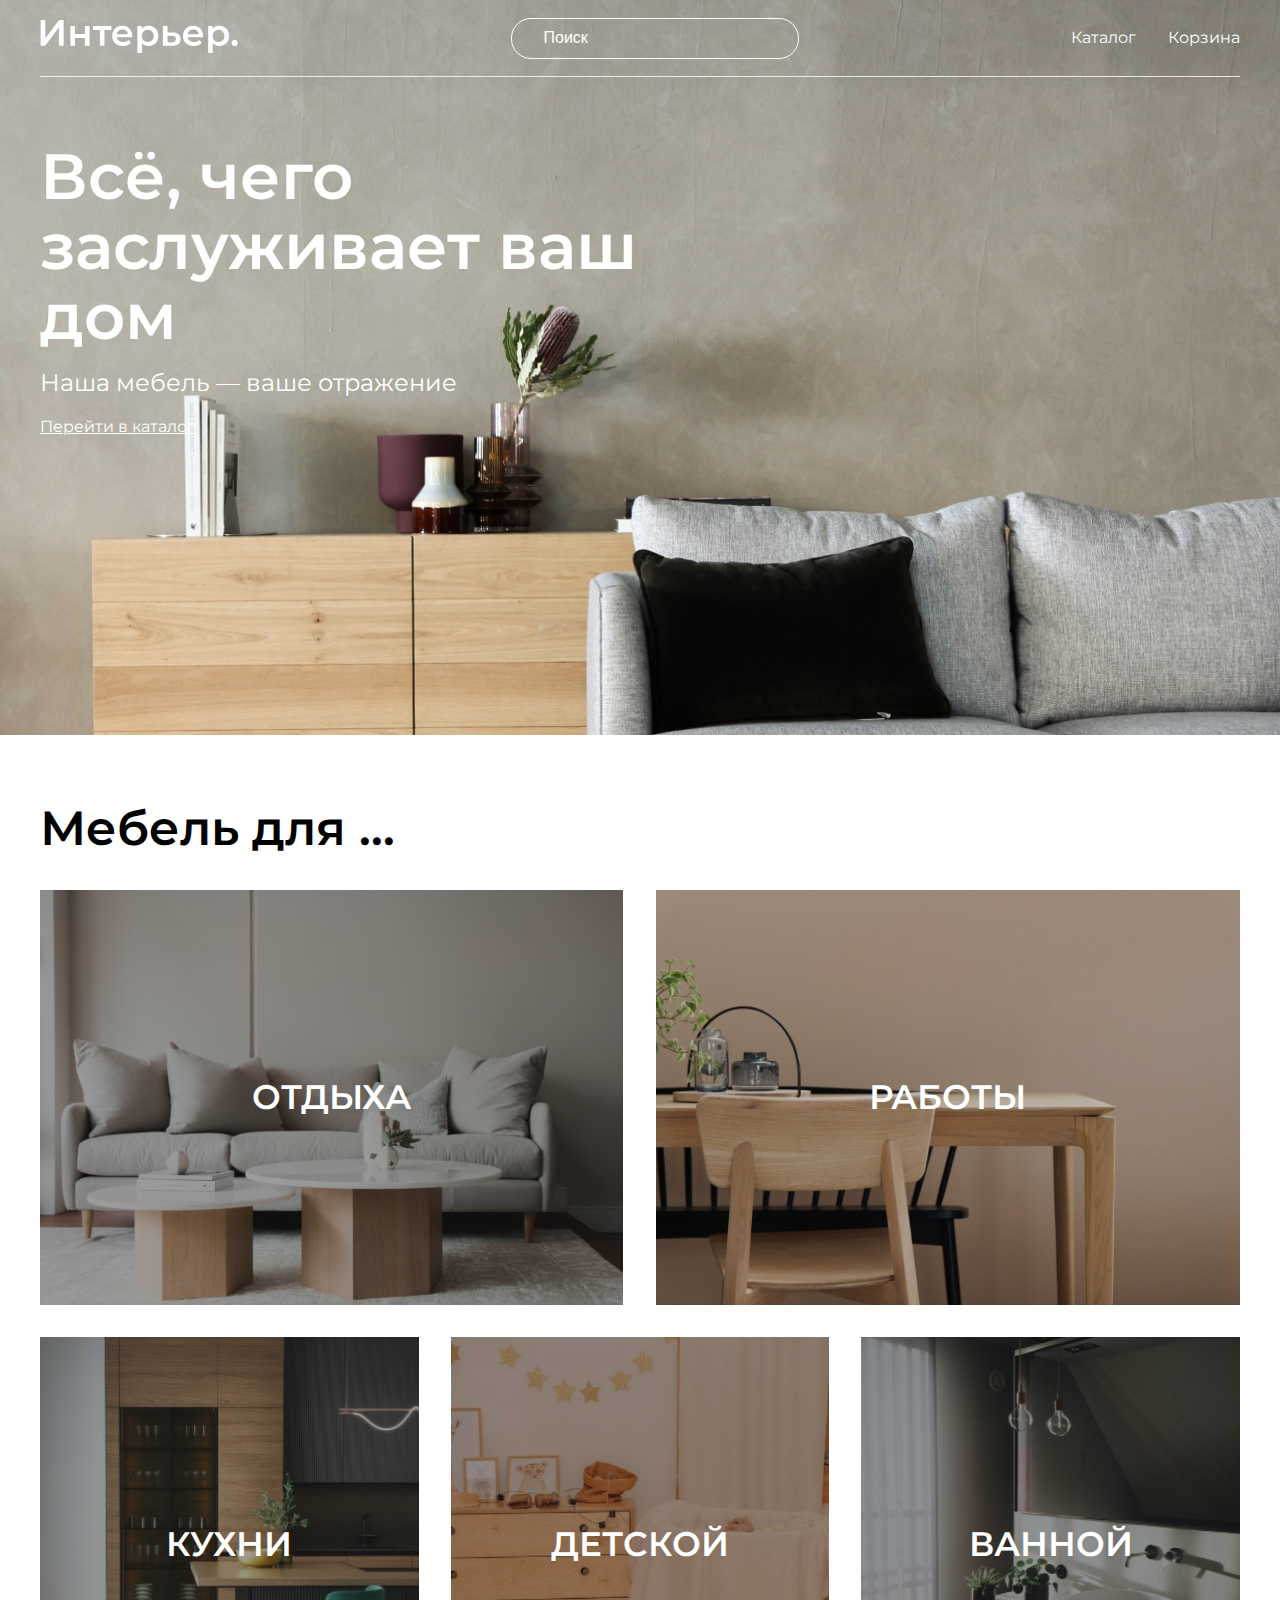
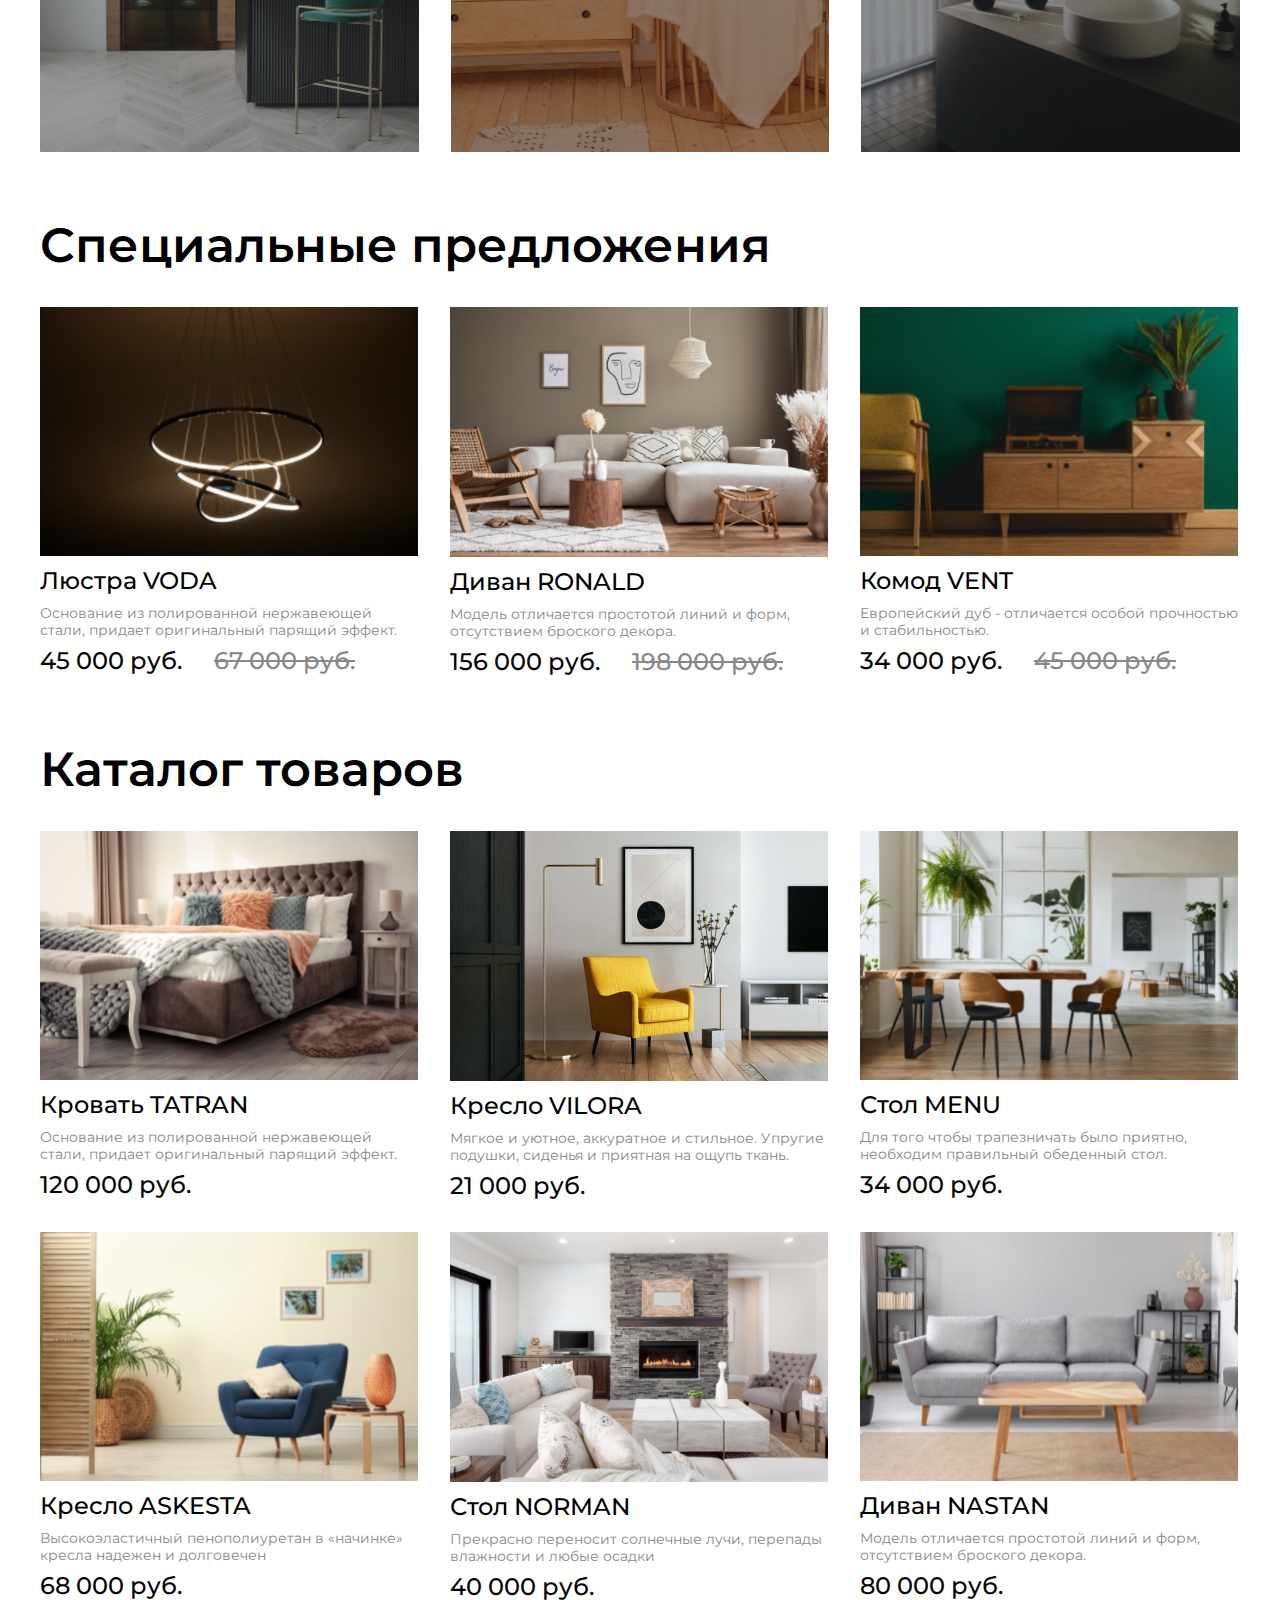
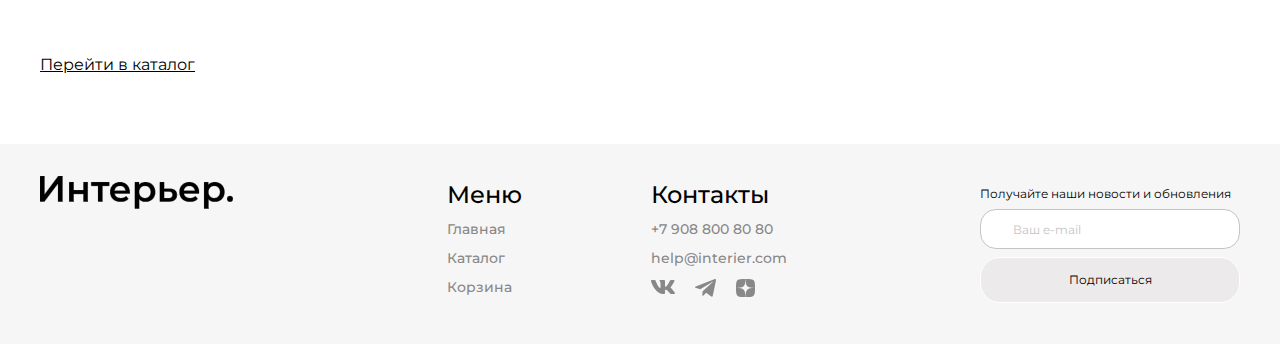
<file: index.html>
<!DOCTYPE html>
<html lang="en">
<head>
    <meta charset="UTF-8">
    <meta name="viewport" content="width=device-width, initial-scale=1.0">
    <title>Document</title>
    <link rel="preconnect" href="https://fonts.googleapis.com">
    <link rel="preconnect" href="https://fonts.gstatic.com" crossorigin>
    <link href="https://fonts.googleapis.com/css2?family=Montserrat:wght@400;500;600&display=swap" rel="stylesheet">
    <link rel="stylesheet" href="style.css">
</head>
<body>
    <div class="top center">
        <header class="header">
         <a href="index.html"><img src="images/logo.svg" alt="логотип 'интерьер'" class="header__logo"></a>
        <input placeholder="Поиск" class="header__input" type="text">
            <nav class="menu">
                <a class="menu__link" href="catalog.html">Каталог</a>
                <a class="menu__link" href="cart.html">Корзина</a>
            </nav>
            <div class="menu-mob">
                <a href="#"><svg width="19.000000" height="19.000000" viewBox="0 0 19 19" fill="none" xmlns="http://www.w3.org/2000/svg" xmlns:xlink="http://www.w3.org/1999/xlink">
                    
                    <defs>
                        <clipPath id="clip310_614">
                            <rect id="gg:search" rx="-0.500000" width="18.000000" height="18.000000" transform="translate(0.500000 0.500000)" fill="white" fill-opacity="0"/>
                        </clipPath>
                    </defs>
                    <rect id="gg:search1" rx="-0.500000" width="18.000000" height="18.000000" transform="translate(0.500000 0.500000)" fill="#FFFFFF" fill-opacity="0"/>
                    <g clip-path="url(#clip310_614)">
                        <path id="Vector" d="M14.5 11.42C15.48 10.15 15.95 8.55 15.8 6.94C15.65 5.34 14.89 3.85 13.68 2.79C12.48 1.72 10.91 1.16 9.3 1.21C7.69 1.26 6.16 1.92 5.02 3.06C3.88 4.2 3.21 5.73 3.16 7.34C3.11 8.95 3.68 10.52 4.74 11.73C5.81 12.94 7.3 13.69 8.9 13.84C10.51 14 12.11 13.53 13.38 12.54L13.41 12.57L16.77 15.93C16.85 16.01 16.93 16.06 17.03 16.1C17.13 16.14 17.23 16.16 17.33 16.16C17.44 16.16 17.54 16.14 17.64 16.1C17.73 16.06 17.82 16.01 17.89 15.93C17.97 15.86 18.02 15.77 18.06 15.68C18.1 15.58 18.12 15.48 18.12 15.37C18.12 15.27 18.1 15.17 18.06 15.07C18.02 14.97 17.97 14.89 17.89 14.81L14.53 11.45C14.52 11.44 14.51 11.43 14.5 11.42ZM12.85 4.18C13.3 4.62 13.66 5.14 13.9 5.72C14.14 6.3 14.27 6.92 14.27 7.54C14.28 8.17 14.15 8.79 13.91 9.37C13.68 9.95 13.33 10.48 12.88 10.92C12.44 11.37 11.91 11.72 11.33 11.96C10.75 12.19 10.13 12.32 9.5 12.31C8.88 12.31 8.26 12.18 7.68 11.94C7.1 11.7 6.58 11.34 6.14 10.89C5.26 10 4.77 8.8 4.77 7.54C4.78 6.29 5.28 5.09 6.16 4.2C7.05 3.32 8.25 2.82 9.5 2.81C10.76 2.81 11.96 3.3 12.85 4.18Z" fill="#FFFFFF" fill-opacity="1.000000" fill-rule="evenodd"/>
                        <path id="Vector1" d="M16 8.15Q16.06 7.55 16 6.93Q15.94 6.3 15.77 5.72Q15.6 5.13 15.32 4.57Q15.03 4.02 14.66 3.53Q14.28 3.05 13.82 2.64Q13.35 2.23 12.82 1.92Q12.29 1.6 11.71 1.39Q11.12 1.18 10.52 1.08Q9.91 0.99 9.29 1.01Q8.67 1.03 8.07 1.16Q7.47 1.29 6.9 1.54Q6.33 1.79 5.82 2.13Q5.32 2.48 4.88 2.92Q4.43 3.36 4.09 3.86Q3.75 4.37 3.5 4.94Q3.25 5.51 3.12 6.11Q2.98 6.71 2.96 7.33Q2.94 7.96 3.04 8.56Q3.13 9.17 3.34 9.75Q3.56 10.34 3.87 10.87Q4.18 11.39 4.59 11.86Q5 12.33 5.49 12.7Q5.97 13.08 6.53 13.36Q7.08 13.64 7.67 13.81Q8.26 13.99 8.88 14.04Q9.5 14.1 10.11 14.04Q10.72 13.99 11.32 13.81Q11.92 13.64 12.47 13.36Q12.93 13.12 13.36 12.8L16.63 16.07Q16.7 16.14 16.78 16.2Q16.86 16.25 16.95 16.29Q17.04 16.33 17.14 16.35Q17.23 16.36 17.33 16.36Q17.43 16.36 17.53 16.35Q17.62 16.33 17.71 16.29Q17.8 16.25 17.88 16.2Q17.96 16.14 18.03 16.07Q18.1 16 18.16 15.92Q18.21 15.84 18.25 15.75Q18.29 15.66 18.31 15.57Q18.32 15.47 18.32 15.37Q18.32 15.27 18.31 15.18Q18.29 15.08 18.25 14.99Q18.21 14.9 18.16 14.82Q18.1 14.74 18.03 14.67L14.76 11.4Q15.08 10.97 15.32 10.51Q15.59 9.96 15.77 9.36Q15.94 8.76 16 8.15ZM14.5 11.42C15.48 10.15 15.95 8.55 15.8 6.94C15.65 5.34 14.89 3.85 13.68 2.79C12.48 1.72 10.91 1.16 9.3 1.21C7.69 1.26 6.16 1.92 5.02 3.06C3.88 4.2 3.21 5.73 3.16 7.34C3.11 8.95 3.68 10.52 4.74 11.73C5.81 12.94 7.3 13.69 8.9 13.84C10.51 14 12.11 13.53 13.38 12.54L13.41 12.57L16.77 15.93C16.85 16.01 16.93 16.06 17.03 16.1C17.13 16.14 17.23 16.16 17.33 16.16C17.44 16.16 17.54 16.14 17.64 16.1C17.73 16.06 17.82 16.01 17.89 15.93C17.97 15.86 18.02 15.77 18.06 15.68C18.1 15.58 18.12 15.48 18.12 15.37C18.12 15.27 18.1 15.17 18.06 15.07C18.02 14.97 17.97 14.89 17.89 14.81L14.53 11.45C14.52 11.44 14.51 11.43 14.5 11.42ZM12.85 4.18C13.3 4.62 13.66 5.14 13.9 5.72C14.14 6.3 14.27 6.92 14.27 7.54C14.28 8.17 14.15 8.79 13.91 9.37C13.68 9.95 13.33 10.48 12.88 10.92C12.44 11.37 11.91 11.72 11.33 11.96C10.75 12.19 10.13 12.32 9.5 12.31C8.88 12.31 8.26 12.18 7.68 11.94C7.1 11.7 6.58 11.34 6.14 10.89C5.26 10 4.77 8.8 4.77 7.54C4.78 6.29 5.28 5.09 6.16 4.2C7.05 3.32 8.25 2.82 9.5 2.81C10.76 2.81 11.96 3.3 12.85 4.18ZM13.29 5.01Q13.54 5.38 13.72 5.8Q13.89 6.22 13.98 6.65Q14.07 7.09 14.07 7.54Q14.07 8 13.99 8.44Q13.9 8.88 13.73 9.3Q13.56 9.72 13.31 10.09Q13.06 10.46 12.74 10.78Q12.42 11.1 12.05 11.35Q11.68 11.6 11.26 11.77Q10.83 11.94 10.4 12.03Q9.96 12.12 9.5 12.11Q9.05 12.11 8.61 12.02Q8.18 11.93 7.76 11.76Q7.34 11.58 6.97 11.33Q6.6 11.08 6.28 10.75Q5.96 10.43 5.72 10.06Q5.48 9.7 5.31 9.28Q5.14 8.86 5.06 8.43Q4.97 8 4.97 7.54Q4.97 7.09 5.06 6.66Q5.15 6.23 5.32 5.81Q5.5 5.4 5.74 5.03Q5.99 4.66 6.31 4.35Q6.62 4.03 6.99 3.78Q7.36 3.54 7.77 3.36Q8.19 3.19 8.62 3.1Q9.05 3.02 9.5 3.01Q9.95 3.01 10.39 3.1Q10.82 3.18 11.24 3.35Q11.66 3.52 12.02 3.76Q12.39 4 12.71 4.32Q13.04 4.64 13.29 5.01Z" fill="#FFFFFF" fill-opacity="1.000000" fill-rule="evenodd"/>
                    </g>
                </svg>
                </a>
                <a href="catalog.html"><svg width="19.199463" height="19.199951" viewBox="0 0 19.1995 19.2" fill="none" xmlns="http://www.w3.org/2000/svg" xmlns:xlink="http://www.w3.org/1999/xlink">
                    
                    <defs/>
                    <rect id="Rectangle_46" width="4.571429" height="4.571429" fill="#FFFFFF" fill-opacity="1.000000"/>
                    <rect id="Rectangle_41" y="7.314209" width="4.571429" height="4.571429" fill="#FFFFFF" fill-opacity="1.000000"/>
                    <rect id="Rectangle_47" y="14.628540" width="4.571429" height="4.571428" fill="#FFFFFF" fill-opacity="1.000000"/>
                    <rect id="Rectangle_48" x="7.313477" y="7.314209" width="4.571429" height="4.571429" fill="#FFFFFF" fill-opacity="1.000000"/>
                    <rect id="Rectangle_45" x="7.313477" y="14.628540" width="4.571429" height="4.571428" fill="#FFFFFF" fill-opacity="1.000000"/>
                    <rect id="Rectangle_49" x="7.313477" width="4.571429" height="4.571429" fill="#FFFFFF" fill-opacity="1.000000"/>
                    <rect id="Rectangle_42" x="14.627930" y="7.314209" width="4.571428" height="4.571429" fill="#FFFFFF" fill-opacity="1.000000"/>
                    <rect id="Rectangle_44" x="14.627930" y="14.628540" width="4.571428" height="4.571428" fill="#FFFFFF" fill-opacity="1.000000"/>
                    <rect id="Rectangle_43" x="14.627930" width="4.571428" height="4.571429" fill="#FFFFFF" fill-opacity="1.000000"/>
                </svg>
                </a>
                <a href="cart.html"><svg width="25.000000" height="25.000000" viewBox="0 0 25 25" fill="none" xmlns="http://www.w3.org/2000/svg" xmlns:xlink="http://www.w3.org/1999/xlink">
                    <defs>
                        <clipPath id="clip310_618">
                            <rect id="jam:shopping-cart" rx="-0.500000" width="24.000000" height="24.000000" transform="matrix(-1 0 0 1 25.5 0.5)" fill="white" fill-opacity="0"/>
                        </clipPath>
                    </defs>
                    <rect id="jam:shopping-cart1" rx="-0.500000" width="24.000000" height="24.000000" transform="matrix(-1 0 0 1 25.5 0.5)" fill="#FFFFFF" fill-opacity="0"/>
                    <g clip-path="url(#clip310_618)">
                        <path id="Vector2" d="M14.58 20.83C15.13 20.83 15.66 20.61 16.05 20.22C16.44 19.83 16.66 19.3 16.66 18.75C16.66 18.19 16.44 17.66 16.05 17.27C15.66 16.88 15.13 16.66 14.58 16.66C14.03 16.66 13.5 16.88 13.11 17.27C12.71 17.66 12.5 18.19 12.5 18.75C12.5 19.3 12.71 19.83 13.11 20.22C13.5 20.61 14.03 20.83 14.58 20.83ZM7.29 20.83C7.84 20.83 8.37 20.61 8.76 20.22C9.15 19.83 9.37 19.3 9.37 18.75C9.37 18.19 9.15 17.66 8.76 17.27C8.37 16.88 7.84 16.66 7.29 16.66C6.73 16.66 6.2 16.88 5.81 17.27C5.42 17.66 5.2 18.19 5.2 18.75C5.2 19.3 5.42 19.83 5.81 20.22C6.2 20.61 6.73 20.83 7.29 20.83ZM20.87 6.16C21.13 6.16 21.37 6.05 21.56 5.86C21.74 5.67 21.84 5.42 21.84 5.16C21.84 4.9 21.74 4.65 21.56 4.47C21.37 4.28 21.13 4.17 20.87 4.16L19.67 4.16C18.73 4.16 17.92 4.81 17.71 5.73L16.41 11.61C16.2 12.52 15.39 13.18 14.45 13.18L6.63 13.18L5.12 7.17L14.86 7.17C15.12 7.15 15.36 7.04 15.54 6.86C15.72 6.67 15.82 6.42 15.82 6.16C15.82 5.91 15.72 5.66 15.54 5.47C15.36 5.29 15.12 5.18 14.86 5.16L5.12 5.16C4.82 5.16 4.52 5.23 4.25 5.37C3.97 5.5 3.73 5.69 3.54 5.93C3.36 6.17 3.23 6.45 3.16 6.75C3.1 7.05 3.11 7.36 3.18 7.65L4.68 13.66C4.79 14.1 5.04 14.48 5.39 14.76C5.75 15.03 6.18 15.18 6.63 15.18L14.45 15.18C15.36 15.18 16.25 14.87 16.96 14.3C17.67 13.73 18.17 12.93 18.36 12.04L19.67 6.16L20.87 6.16Z" fill="#FFFFFF" fill-opacity="1.000000" fill-rule="nonzero"/>
                    </g>
                </svg>
                </a>
            </div>
        </header>
        <section>
        <h1 class="top__title">Всё, чего заслуживает ваш дом</h1>
        <p class="top__p">Наша мебель — ваше отражение</p>
            <a href="catalog.html" class="top__link">Перейти в каталог</a>
            </section>
    </div>
    <section class="sec center">
        <h2 class="sec__title">Мебель для ... </h2>
        <div class="for">
            <div class="for__item for__item_1 for__item_big">ОТДЫХА</div>
            <div class="for__item for__item_2 for__item_big" >РАБОТЫ</div>
            <div class="for__item for__item_3">КУХНИ</div>
            <div class="for__item for__item_4">ДЕТСКОЙ</div>
            <div class="for__item for__item_5">ВАННОЙ</div>
        </div>
    </section>
    <section class="sec center">
        <h2 class="sec__title">Специальные предложения</h2>
        <div class="sec__content">
            <article class="product">
                <img src="images/VODA.jpeg" alt="люстра VODA" class="product__img">
                   <h3 class="product__name">Люстра VODA</h3>
                   <p class="product__desc">Основание из полированной нержавеющей стали, придает оригинальный парящий эффект.</p>
                   <div class="product__price-box">           
                        <p class="price">45 000 руб.</p>
                        <p class="old-price">67 000 руб.</p>
                   </div>
       
            </article>
       
               <article class="product">
                   <img src="images/RONALD.jpeg" alt="диван RONALD" class="product__img">
                   <h3 class="product__name">Диван RONALD</h3>
                   <p class="product__desc">Модель отличается простотой линий и форм, отсутствием броского декора.</p>
                   <div class="product__price-box">
                       <p class="price">156 000 руб.</p>
                       <p class="old-price">198 000 руб.</p>
                   </div>
               </article>
       
               <article class="product">
                   <img src="images/VENT.jpeg" alt="комод VENT" class="product__img">
                   <h3 class="product__name">Комод VENT</h3>
                   <p class="product__desc">Европейский дуб - отличается особой прочностью и стабильностью.</p>
                   <div class="product__price-box">
                       <p class="price">34 000 руб.</p>
                       <p class="old-price">45 000 руб.</p>
                   </div>
       
               </article>
        </div>


    </section>

    <section class="sec center">
        <h2 class="sec__title">Каталог товаров</h2>
        <div class="sec__content">
            <article class="product">
                <img src="images/TATRAN.jpeg" alt="кровать TATRAN" class="product__img">
                <h3 class="product__name">Кровать TATRAN</h3>
                <p class="product__desc">Основание из полированной нержавеющей стали, придает оригинальный парящий эффект.</p>
                <p class="price">120 000 руб.</p>
            </article>
    
            <article class="product">
                <img src="images/product1.jpg" alt="кресло" class="product__img">
                <h3 class="product__name">Кресло VILORA</h3>
                <p class="product__desc">Мягкое и уютное, аккуратное и стильное. Упругие подушки, сиденья и приятная на ощупь ткань.</p>
                <p class="price">21 000 руб.</p>
            </article>
    
            <article class="product">
                <img src="images/MENU.jpeg" alt="стол MENU" class="product__img">
                <h3 class="product__name">Стол MENU</h3>
                <p class="product__desc">Для того чтобы трапезничать было приятно, необходим правильный обеденный стол.</p>
                <p class="price">34 000 руб.</p>
            </article>
            
            <article class="product">
                <img src="images/ASKESTA.jpeg" alt="кресло ASKESTA" class="product__img">
                <h3 class="product__name">Кресло ASKESTA</h3>
                <p class="product__desc">Высокоэластичный пенополиуретан в «начинке» кресла надежен и долговечен</p>
                <p class="price">68 000 руб.</p>
            </article>
    
            <article class="product">
                <img src="images/NORMAN.jpeg" alt="стол NORMAN" class="product__img">
                <h3 class="product__name">Стол NORMAN</h3>
                <p class="product__desc">Прекрасно переносит солнечные лучи, перепады влажности и любые осадки</p>
                <p class="price">40 000 руб.</p>
            </article>
            <article class="product">
                <img src="images/NASTAN.jpeg" alt="диван NASTAN" class="product__img">
                <h3 class="product__name">Диван NASTAN</h3>
                <p class="product__desc">Модель отличается простотой линий и форм, отсутствием броского декора. </p>
                <p class="price">80 000 руб.</p>
            </article>
            <section class="seclink">
                <a href="catalog.html" class="link">Перейти в каталог</a>
            </section>
        </div>

    </section>

    <footer class="footer center">
        <a href="index.html"><img src="images/Интерьер..png" alt="logo" class="footer__logo"></a>
        <div class="footer__content">
            <div class="footer__info">
                <div class="foot">
                    <h4 class="footer__title">Меню</h4>
                    <nav class="footer__menu">
                        <ul class="footer__menu-ul">
                            <li class="footer__menu-item"><a href="index.html" class="footer__link">Главная</a></li>
                            <li class="footer__menu-item"><a href="catalog.html" class="footer__link">Каталог</a></li>
                            <li class="footer__menu-item"><a href="cart.html" class="footer__link">Корзина</a></li>
                        </ul>
                    </nav>
                </div>
                <div class="footer__contacts">
                    <h4 class="footer__title">Контакты</h4>
                    <a href="#" class="basement">+7 908 800 80 80</a>
                    <a href="#" class="basement">help@interier.com</a>
                    <div class="footer__items">
                         <a href="#"><svg class="footer__item-svg" width="24.000488" height="14.000000" viewBox="0 0 24.0005 14" fill="none" xmlns="http://www.w3.org/2000/svg" xmlns:xlink="http://www.w3.org/1999/xlink">
                            <path id="Vector3" d="M23.45 0.94C23.61 0.4 23.45 0 22.65 0L20.02 0C19.36 0 19.05 0.34 18.88 0.72C18.88 0.72 17.55 3.92 15.66 6C15.04 6.6 14.77 6.79 14.43 6.79C14.27 6.79 14.01 6.6 14.01 6.05L14.01 0.94C14.01 0.29 13.83 0 13.27 0L9.15 0C8.73 0 8.48 0.3 8.48 0.59C8.48 1.21 9.42 1.35 9.52 3.1L9.52 6.9C9.52 7.73 9.37 7.88 9.03 7.88C8.14 7.88 5.98 4.67 4.69 1C4.45 0.28 4.19 0 3.52 0L0.89 0C0.14 0 0 0.34 0 0.72C0 1.41 0.89 4.79 4.14 9.28C6.31 12.34 9.37 14 12.15 14C13.82 14 14.02 13.63 14.02 12.99L14.02 10.68C14.02 9.94 14.18 9.79 14.71 9.79C15.1 9.79 15.77 9.99 17.33 11.46C19.1 13.21 19.4 14 20.4 14L23.02 14C23.77 14 24.15 13.63 23.93 12.9C23.7 12.18 22.85 11.12 21.72 9.88C21.11 9.17 20.19 8.4 19.91 8.02C19.52 7.53 19.63 7.31 19.91 6.87C19.91 6.87 23.11 2.45 23.44 0.94L23.45 0.94Z" fill="#888888" fill-opacity="1.000000" fill-rule="evenodd"/>
                        </svg>
                        </a>
                        <a href="#"><svg class="footer__item-svg" width="21.000000" height="17.675781" viewBox="0 0 21 17.6758" fill="none" xmlns="http://www.w3.org/2000/svg" xmlns:xlink="http://www.w3.org/1999/xlink">
                            <path id="Vector4" d="M19.29 0.2L0.69 7.41C-0.06 7.74 -0.32 8.42 0.5 8.78L5.28 10.31L16.82 3.14C17.45 2.69 18.09 2.81 17.54 3.3L7.63 12.32L7.31 16.14C7.6 16.73 8.13 16.73 8.47 16.44L11.21 13.83L15.91 17.37C17 18.02 17.59 17.6 17.83 16.41L20.91 1.74C21.23 0.28 20.68 -0.37 19.29 0.2Z" fill="#888888" fill-opacity="1.000000" fill-rule="nonzero"/>
                        </svg>
                        </a>
                        <a href="#"><svg class="footer__item-svg" width="19.000000" height="18.000000" viewBox="0 0 19 18" fill="none" xmlns="http://www.w3.org/2000/svg" xmlns:xlink="http://www.w3.org/1999/xlink">
                            
                            <path id="Vector5" d="M11.33 10.73C9.83 12.19 9.73 14.01 9.6 18C13.52 18 16.23 17.98 17.62 16.7C18.98 15.37 19 12.68 19 9.09C14.79 9.22 12.87 9.32 11.33 10.73ZM0 9.09C0 12.68 0.01 15.37 1.37 16.7C2.76 17.98 5.47 18 9.39 18C9.26 14.01 9.16 12.19 7.66 10.73C6.12 9.32 4.2 9.21 0 9.09ZM9.39 0C5.48 0 2.76 0.01 1.37 1.29C0.01 2.62 0 5.31 0 8.9C4.2 8.77 6.12 8.67 7.66 7.26C9.16 5.8 9.26 3.98 9.39 0ZM11.33 7.26C9.83 5.8 9.73 3.98 9.6 0C13.52 0 16.23 0.01 17.62 1.29C18.98 2.62 19 5.31 19 8.9C14.79 8.77 12.87 8.67 11.33 7.26Z" fill="#888888" fill-opacity="1.000000" fill-rule="nonzero"/>
                        </svg>
                        </a>
                    </div>
                </div>
            </div>
            <div class="footer__form">
                <form action="#" class="footer__form-box">
                    <p class="footer__p">Получайте наши новости и обновления</p>
                    <input placeholder="Ваш e-mail" type="email" class="inp2">
                    <button class="footer__btn">Подписаться</button>
                </form>
            </div>
        </div>

    </footer>
</body>
</html>
</file>
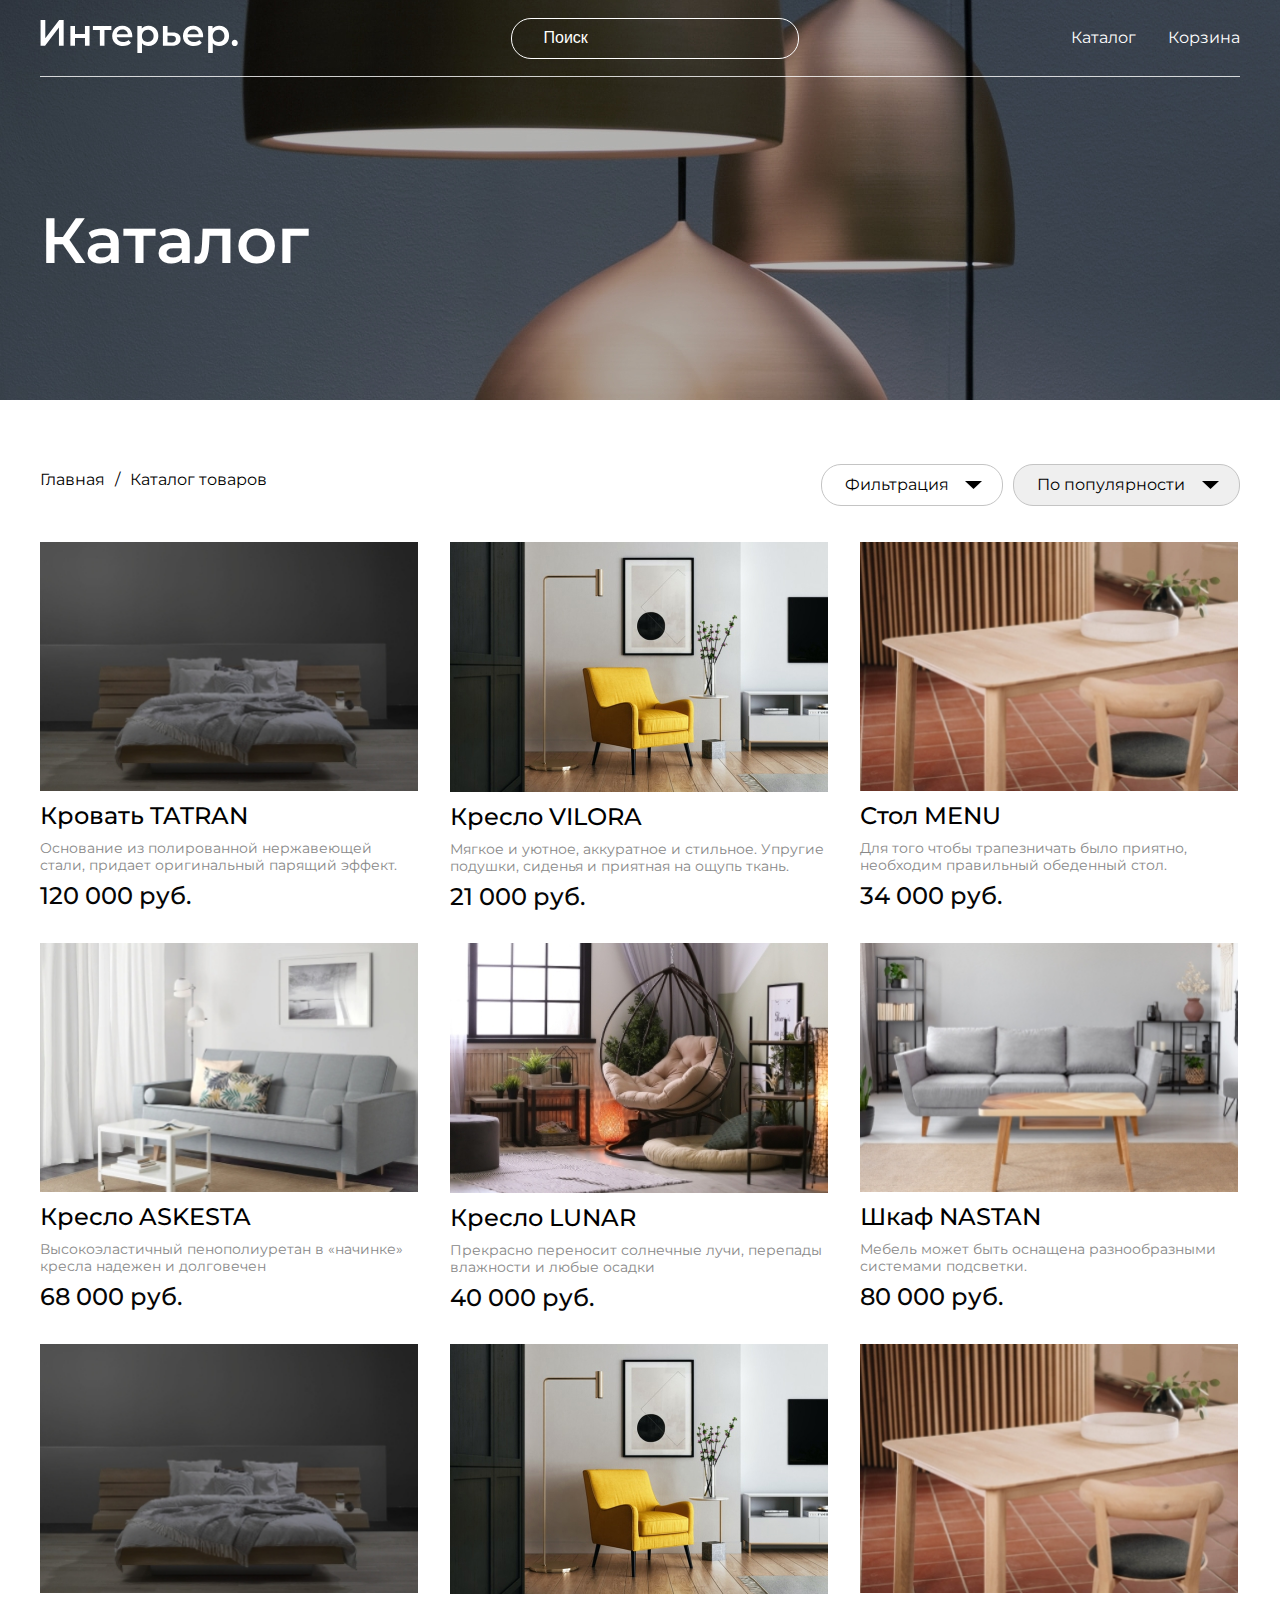
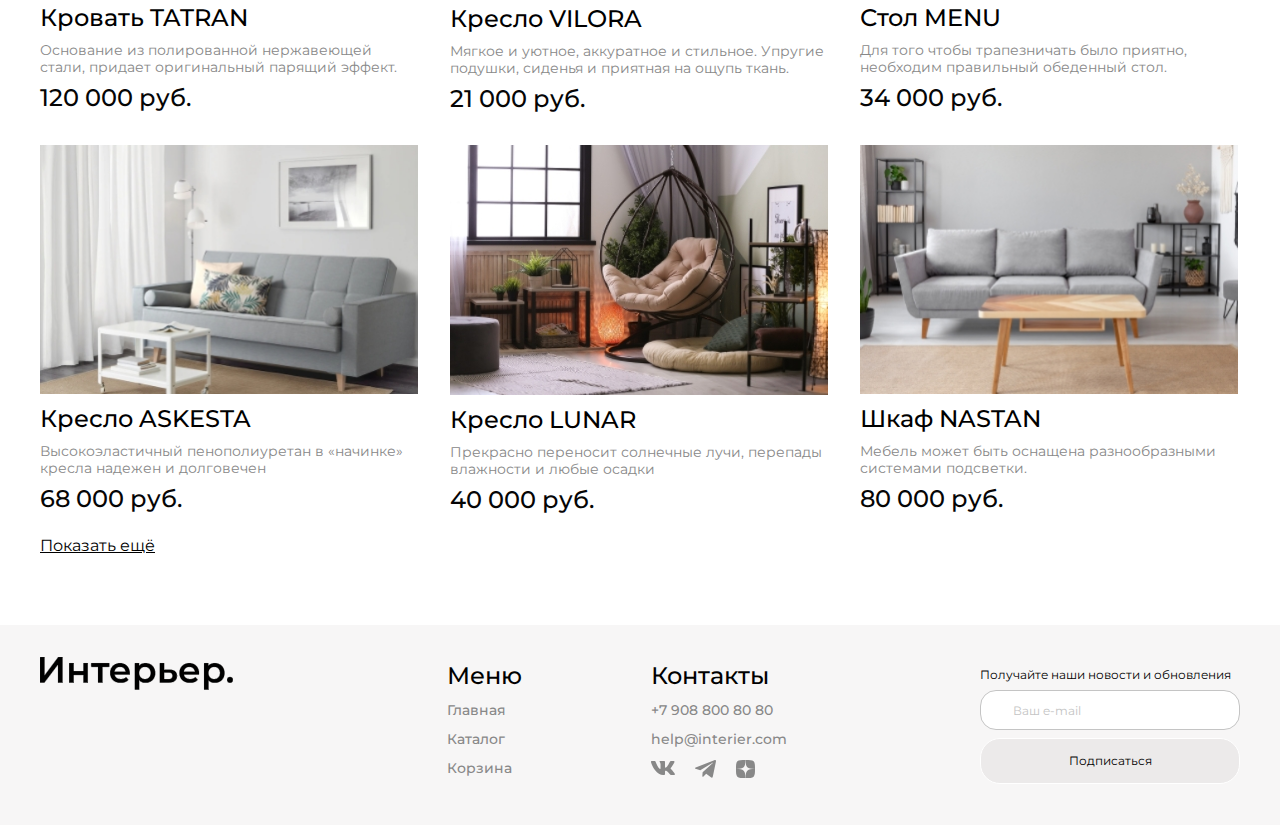
<file: catalog.html>
<!DOCTYPE html>
<html lang="en">
<head>
    <meta charset="UTF-8">
    <meta name="viewport" content="width=device-width, initial-scale=1.0">
    <title>Document</title>
    <link rel="preconnect" href="https://fonts.googleapis.com">
    <link rel="preconnect" href="https://fonts.gstatic.com" crossorigin>
    <link href="https://fonts.googleapis.com/css2?family=Montserrat:wght@400;500;600&display=swap" rel="stylesheet">
    <link rel="stylesheet" href="style.css">
</head>
<body>
    <section class="top top-catalog center">
        <header class="header">
            <a href="index.html"><img src="images/logo.svg" alt="логотип 'интерьер'" class="header__logo"></a>
            <input placeholder="Поиск" class="header__input" type="text">
                <nav class="menu">
                    <a class="menu__link" href="catalog.html">Каталог</a>
                    <a class="menu__link" href="cart.html">Корзина</a>
                </nav>
                <div class="menu-mob">
                    <a href="#"><svg width="19.000000" height="19.000000" viewBox="0 0 19 19" fill="none" xmlns="http://www.w3.org/2000/svg" xmlns:xlink="http://www.w3.org/1999/xlink">
                        
                            <clipPath id="clip310_614">
                                <rect id="gg:search" rx="-0.500000" width="18.000000" height="18.000000" transform="translate(0.500000 0.500000)" fill="white" fill-opacity="0"/>
                            </clipPath>
                        </defs>
                        <rect id="gg:search" rx="-0.500000" width="18.000000" height="18.000000" transform="translate(0.500000 0.500000)" fill="#FFFFFF" fill-opacity="0"/>
                        <g clip-path="url(#clip310_614)">
                            <path id="Vector" d="M14.5 11.42C15.48 10.15 15.95 8.55 15.8 6.94C15.65 5.34 14.89 3.85 13.68 2.79C12.48 1.72 10.91 1.16 9.3 1.21C7.69 1.26 6.16 1.92 5.02 3.06C3.88 4.2 3.21 5.73 3.16 7.34C3.11 8.95 3.68 10.52 4.74 11.73C5.81 12.94 7.3 13.69 8.9 13.84C10.51 14 12.11 13.53 13.38 12.54L13.41 12.57L16.77 15.93C16.85 16.01 16.93 16.06 17.03 16.1C17.13 16.14 17.23 16.16 17.33 16.16C17.44 16.16 17.54 16.14 17.64 16.1C17.73 16.06 17.82 16.01 17.89 15.93C17.97 15.86 18.02 15.77 18.06 15.68C18.1 15.58 18.12 15.48 18.12 15.37C18.12 15.27 18.1 15.17 18.06 15.07C18.02 14.97 17.97 14.89 17.89 14.81L14.53 11.45C14.52 11.44 14.51 11.43 14.5 11.42ZM12.85 4.18C13.3 4.62 13.66 5.14 13.9 5.72C14.14 6.3 14.27 6.92 14.27 7.54C14.28 8.17 14.15 8.79 13.91 9.37C13.68 9.95 13.33 10.48 12.88 10.92C12.44 11.37 11.91 11.72 11.33 11.96C10.75 12.19 10.13 12.32 9.5 12.31C8.88 12.31 8.26 12.18 7.68 11.94C7.1 11.7 6.58 11.34 6.14 10.89C5.26 10 4.77 8.8 4.77 7.54C4.78 6.29 5.28 5.09 6.16 4.2C7.05 3.32 8.25 2.82 9.5 2.81C10.76 2.81 11.96 3.3 12.85 4.18Z" fill="#FFFFFF" fill-opacity="1.000000" fill-rule="evenodd"/>
                            <path id="Vector" d="M16 8.15Q16.06 7.55 16 6.93Q15.94 6.3 15.77 5.72Q15.6 5.13 15.32 4.57Q15.03 4.02 14.66 3.53Q14.28 3.05 13.82 2.64Q13.35 2.23 12.82 1.92Q12.29 1.6 11.71 1.39Q11.12 1.18 10.52 1.08Q9.91 0.99 9.29 1.01Q8.67 1.03 8.07 1.16Q7.47 1.29 6.9 1.54Q6.33 1.79 5.82 2.13Q5.32 2.48 4.88 2.92Q4.43 3.36 4.09 3.86Q3.75 4.37 3.5 4.94Q3.25 5.51 3.12 6.11Q2.98 6.71 2.96 7.33Q2.94 7.96 3.04 8.56Q3.13 9.17 3.34 9.75Q3.56 10.34 3.87 10.87Q4.18 11.39 4.59 11.86Q5 12.33 5.49 12.7Q5.97 13.08 6.53 13.36Q7.08 13.64 7.67 13.81Q8.26 13.99 8.88 14.04Q9.5 14.1 10.11 14.04Q10.72 13.99 11.32 13.81Q11.92 13.64 12.47 13.36Q12.93 13.12 13.36 12.8L16.63 16.07Q16.7 16.14 16.78 16.2Q16.86 16.25 16.95 16.29Q17.04 16.33 17.14 16.35Q17.23 16.36 17.33 16.36Q17.43 16.36 17.53 16.35Q17.62 16.33 17.71 16.29Q17.8 16.25 17.88 16.2Q17.96 16.14 18.03 16.07Q18.1 16 18.16 15.92Q18.21 15.84 18.25 15.75Q18.29 15.66 18.31 15.57Q18.32 15.47 18.32 15.37Q18.32 15.27 18.31 15.18Q18.29 15.08 18.25 14.99Q18.21 14.9 18.16 14.82Q18.1 14.74 18.03 14.67L14.76 11.4Q15.08 10.97 15.32 10.51Q15.59 9.96 15.77 9.36Q15.94 8.76 16 8.15ZM14.5 11.42C15.48 10.15 15.95 8.55 15.8 6.94C15.65 5.34 14.89 3.85 13.68 2.79C12.48 1.72 10.91 1.16 9.3 1.21C7.69 1.26 6.16 1.92 5.02 3.06C3.88 4.2 3.21 5.73 3.16 7.34C3.11 8.95 3.68 10.52 4.74 11.73C5.81 12.94 7.3 13.69 8.9 13.84C10.51 14 12.11 13.53 13.38 12.54L13.41 12.57L16.77 15.93C16.85 16.01 16.93 16.06 17.03 16.1C17.13 16.14 17.23 16.16 17.33 16.16C17.44 16.16 17.54 16.14 17.64 16.1C17.73 16.06 17.82 16.01 17.89 15.93C17.97 15.86 18.02 15.77 18.06 15.68C18.1 15.58 18.12 15.48 18.12 15.37C18.12 15.27 18.1 15.17 18.06 15.07C18.02 14.97 17.97 14.89 17.89 14.81L14.53 11.45C14.52 11.44 14.51 11.43 14.5 11.42ZM12.85 4.18C13.3 4.62 13.66 5.14 13.9 5.72C14.14 6.3 14.27 6.92 14.27 7.54C14.28 8.17 14.15 8.79 13.91 9.37C13.68 9.95 13.33 10.48 12.88 10.92C12.44 11.37 11.91 11.72 11.33 11.96C10.75 12.19 10.13 12.32 9.5 12.31C8.88 12.31 8.26 12.18 7.68 11.94C7.1 11.7 6.58 11.34 6.14 10.89C5.26 10 4.77 8.8 4.77 7.54C4.78 6.29 5.28 5.09 6.16 4.2C7.05 3.32 8.25 2.82 9.5 2.81C10.76 2.81 11.96 3.3 12.85 4.18ZM13.29 5.01Q13.54 5.38 13.72 5.8Q13.89 6.22 13.98 6.65Q14.07 7.09 14.07 7.54Q14.07 8 13.99 8.44Q13.9 8.88 13.73 9.3Q13.56 9.72 13.31 10.09Q13.06 10.46 12.74 10.78Q12.42 11.1 12.05 11.35Q11.68 11.6 11.26 11.77Q10.83 11.94 10.4 12.03Q9.96 12.12 9.5 12.11Q9.05 12.11 8.61 12.02Q8.18 11.93 7.76 11.76Q7.34 11.58 6.97 11.33Q6.6 11.08 6.28 10.75Q5.96 10.43 5.72 10.06Q5.48 9.7 5.31 9.28Q5.14 8.86 5.06 8.43Q4.97 8 4.97 7.54Q4.97 7.09 5.06 6.66Q5.15 6.23 5.32 5.81Q5.5 5.4 5.74 5.03Q5.99 4.66 6.31 4.35Q6.62 4.03 6.99 3.78Q7.36 3.54 7.77 3.36Q8.19 3.19 8.62 3.1Q9.05 3.02 9.5 3.01Q9.95 3.01 10.39 3.1Q10.82 3.18 11.24 3.35Q11.66 3.52 12.02 3.76Q12.39 4 12.71 4.32Q13.04 4.64 13.29 5.01Z" fill="#FFFFFF" fill-opacity="1.000000" fill-rule="evenodd"/>
                        </g>
                    </svg>
                    </a>
                    <a href="catalog.html"><svg width="19.199463" height="19.199951" viewBox="0 0 19.1995 19.2" fill="none" xmlns="http://www.w3.org/2000/svg" xmlns:xlink="http://www.w3.org/1999/xlink">
                        <defs/>
                        <rect id="Rectangle 46" width="4.571429" height="4.571429" fill="#FFFFFF" fill-opacity="1.000000"/>
                        <rect id="Rectangle 41" y="7.314209" width="4.571429" height="4.571429" fill="#FFFFFF" fill-opacity="1.000000"/>
                        <rect id="Rectangle 47" y="14.628540" width="4.571429" height="4.571428" fill="#FFFFFF" fill-opacity="1.000000"/>
                        <rect id="Rectangle 48" x="7.313477" y="7.314209" width="4.571429" height="4.571429" fill="#FFFFFF" fill-opacity="1.000000"/>
                        <rect id="Rectangle 45" x="7.313477" y="14.628540" width="4.571429" height="4.571428" fill="#FFFFFF" fill-opacity="1.000000"/>
                        <rect id="Rectangle 49" x="7.313477" width="4.571429" height="4.571429" fill="#FFFFFF" fill-opacity="1.000000"/>
                        <rect id="Rectangle 42" x="14.627930" y="7.314209" width="4.571428" height="4.571429" fill="#FFFFFF" fill-opacity="1.000000"/>
                        <rect id="Rectangle 44" x="14.627930" y="14.628540" width="4.571428" height="4.571428" fill="#FFFFFF" fill-opacity="1.000000"/>
                        <rect id="Rectangle 43" x="14.627930" width="4.571428" height="4.571429" fill="#FFFFFF" fill-opacity="1.000000"/>
                    </svg>
                    </a>
                    <a href="cart.html"><svg width="25.000000" height="25.000000" viewBox="0 0 25 25" fill="none" xmlns="http://www.w3.org/2000/svg" xmlns:xlink="http://www.w3.org/1999/xlink">
                        <desc>
                                Created with Pixso.
                        </desc>
                        <defs>
                            <clipPath id="clip310_618">
                                <rect id="jam:shopping-cart" rx="-0.500000" width="24.000000" height="24.000000" transform="matrix(-1 0 0 1 25.5 0.5)" fill="white" fill-opacity="0"/>
                            </clipPath>
                        </defs>
                        <rect id="jam:shopping-cart" rx="-0.500000" width="24.000000" height="24.000000" transform="matrix(-1 0 0 1 25.5 0.5)" fill="#FFFFFF" fill-opacity="0"/>
                        <g clip-path="url(#clip310_618)">
                            <path id="Vector" d="M14.58 20.83C15.13 20.83 15.66 20.61 16.05 20.22C16.44 19.83 16.66 19.3 16.66 18.75C16.66 18.19 16.44 17.66 16.05 17.27C15.66 16.88 15.13 16.66 14.58 16.66C14.03 16.66 13.5 16.88 13.11 17.27C12.71 17.66 12.5 18.19 12.5 18.75C12.5 19.3 12.71 19.83 13.11 20.22C13.5 20.61 14.03 20.83 14.58 20.83ZM7.29 20.83C7.84 20.83 8.37 20.61 8.76 20.22C9.15 19.83 9.37 19.3 9.37 18.75C9.37 18.19 9.15 17.66 8.76 17.27C8.37 16.88 7.84 16.66 7.29 16.66C6.73 16.66 6.2 16.88 5.81 17.27C5.42 17.66 5.2 18.19 5.2 18.75C5.2 19.3 5.42 19.83 5.81 20.22C6.2 20.61 6.73 20.83 7.29 20.83ZM20.87 6.16C21.13 6.16 21.37 6.05 21.56 5.86C21.74 5.67 21.84 5.42 21.84 5.16C21.84 4.9 21.74 4.65 21.56 4.47C21.37 4.28 21.13 4.17 20.87 4.16L19.67 4.16C18.73 4.16 17.92 4.81 17.71 5.73L16.41 11.61C16.2 12.52 15.39 13.18 14.45 13.18L6.63 13.18L5.12 7.17L14.86 7.17C15.12 7.15 15.36 7.04 15.54 6.86C15.72 6.67 15.82 6.42 15.82 6.16C15.82 5.91 15.72 5.66 15.54 5.47C15.36 5.29 15.12 5.18 14.86 5.16L5.12 5.16C4.82 5.16 4.52 5.23 4.25 5.37C3.97 5.5 3.73 5.69 3.54 5.93C3.36 6.17 3.23 6.45 3.16 6.75C3.1 7.05 3.11 7.36 3.18 7.65L4.68 13.66C4.79 14.1 5.04 14.48 5.39 14.76C5.75 15.03 6.18 15.18 6.63 15.18L14.45 15.18C15.36 15.18 16.25 14.87 16.96 14.3C17.67 13.73 18.17 12.93 18.36 12.04L19.67 6.16L20.87 6.16Z" fill="#FFFFFF" fill-opacity="1.000000" fill-rule="nonzero"/>
                        </g>
                    </svg>
                    </a>
                </div>
        </header>
            <h1 class="top__title title__catalog">Каталог</h1>
    </section>

    <section class="main center">
        <div class="main__nav">
            <div class="links">
                <a href="index.html" class="links__text">Главная</a>
                <p class="links__text">/</p>
                <a href="catalog.html" class="links__text">Каталог товаров</a>
            </div>
            <div class="container center">
                <details class="container__details">
                    <summary class="filter-button">Фильтрация</summary>
                    <div class="filter-button-wrapper">
                        
                        <form action="#" class="filtering-form" method="get">
                            <div class="filtering-form__content-wrapper">
                                <fieldset class="filtering-form__fieldset">
                                    <legend class="filtering-form__legend">Сроки доставки</legend>
                                    <div class="radio">
                                        <input type="radio" class="radio__input" id="any" name="delivery-time" value="any">
                                        <label class="radio__label" for="any" checked />Неважно</label>
                                    </div>
                                    <div class="radio">
                                        <input type="radio" class="radio__input" id="today" name="delivery-time" value="today">
                                        <label class="radio__label" for="today">Сегодня</label>
                                    </div>
                                    <div class="radio">
                                        <input type="radio" class="radio__input" id="tomorrow" name="delivery-time" value="tomorrow">
                                        <label class="radio__label" for="tomorrow">Завтра</label>
                                    </div>
                                    <div class="radio">
                                        <input type="radio" class="radio__input" id="three-days" name="delivery-time" value="three-days">
                                        <label class="radio__label" for="three-days">До 3 дней</label>
                                    </div>
                                    <div class="radio">
                                        <input type="radio" class="radio__input" id="seven-days" name="delivery-time" value="seven-days">
                                        <label class="radio__label" for="seven-days">До 7 дней</label>
                                    </div>
                                </fieldset>
                                <fieldset class="filtering-form__fieldset">
                                    <legend class="filtering-form__legend">Цена</legend>
                                    <div class="range">
                                        <label for="price-range" class="range__label">от 0 руб.   до 100000 руб.</label>
                                        <div class="range__slider">
                                            <input type="range" class="range__input range__input--min" name="range_1" min="1" max="100000" value="1" />
                                            <input type="range" class="range__input range__input--max" name="range_1" min="1" max="100000" value="100000" />
                                        </div>
                                    </div>
                                </fieldset>
    
                                <fieldset class="filtering-form__fieldset">
                                    <legend class="filtering-form__legend">Цвет</legend>
                                    <div class="color-options">
                                        <div class="checkbox color-options__checkbox">
                                            <input type="checkbox" class="checkbox__input" id="color-white">
                                            <label class="checkbox__label checkbox__label--white" for="color-white"></label>
                                        </div>
                                        <div class="checkbox color-options__checkbox">
                                            <input type="checkbox" class="checkbox__input" id="color-black">
                                            <label class="checkbox__label checkbox__label--black" for="color-black"></label>
                                        </div>
                                        <div class="checkbox color-options__checkbox">
                                            <input type="checkbox" class="checkbox__input" id="color-gray">
                                            <label class="checkbox__label checkbox__label--gray" for="color-gray"></label>
                                        </div>
                                        <div class="checkbox color-options__checkbox">
                                            <input type="checkbox" class="checkbox__input" id="color-red">
                                            <label class="checkbox__label checkbox__label--red" for="color-red"></label>
                                        </div>
                                        <div class="checkbox color-options__checkbox">
                                            <input type="checkbox" class="checkbox__input" id="color-orange">
                                            <label class="checkbox__label checkbox__label--orange" for="color-orange"></label>
                                        </div>
                                        <div class="checkbox color-options__checkbox">
                                            <input type="checkbox" class="checkbox__input" id="color-yellow">
                                            <label class="checkbox__label checkbox__label--yellow" for="color-yellow"></label>
                                        </div>
                                        <div class="checkbox color-options__checkbox">
                                            <input type="checkbox" class="checkbox__input" id="color-green">
                                            <label class="checkbox__label checkbox__label--green" for="color-green"></label>
                                        </div>
                                        <div class="checkbox color-options__checkbox">
                                            <input type="checkbox" class="checkbox__input" id="color-darkgreen">
                                            <label class="checkbox__label checkbox__label--darkgreen" for="color-darkgreen"></label>
                                        </div>
                                        <div class="checkbox color-options__checkbox">
                                            <input type="checkbox" class="checkbox__input" id="color-lightblue">
                                            <label class="checkbox__label checkbox__label--lightblue" for="color-lightblue"></label>
                                        </div>
                                        <div class="checkbox color-options__checkbox">
                                            <input type="checkbox" class="checkbox__input" id="color-blue">
                                            <label class="checkbox__label checkbox__label--blue" for="color-blue"></label>
                                        </div>
                                        <div class="checkbox color-options__checkbox">
                                            <input type="checkbox" class="checkbox__input" id="color-darkpurple">
                                            <label class="checkbox__label checkbox__label--darkpurple" for="color-darkpurple"></label>
                                        </div>
                                        <div class="checkbox color-options__checkbox">
                                            <input type="checkbox" class="checkbox__input" id="color-purple">
                                            <label class="checkbox__label checkbox__label--purple" for="color-purple"></label>
                                        </div>
                                        <div class="checkbox color-options__checkbox">
                                            <input type="checkbox" class="checkbox__input" id="color-lilac">
                                            <label class="checkbox__label checkbox__label--lilac" for="color-lilac"></label>
                                        </div>
                                        <div class="checkbox color-options__checkbox">
                                            <input type="checkbox" class="checkbox__input" id="color-pink">
                                            <label class="checkbox__label checkbox__label--pink" for="color-pink"></label>
                                        </div>
                                    </div>
                                </fieldset>
    
                                <fieldset class="filtering-form__fieldset filtering-form__fieldset--type">
                                    <legend class="filtering-form__legend">Тип комнаты</legend>
                                    <div class="checkbox">
                                        <input type="checkbox" class="checkbox__input" id="kitchen-dining" name="room-type" value="kitchen-dining" />
                                        <label for="kitchen-dining" class="checkbox__label">Кухня и столовая</label>
                                    </div>
                                    <div class="checkbox">
                                        <input type="checkbox" class="checkbox__input" id="bathroom" name="room-type" value="bathroom" />
                                        <label for="bathroom" class="checkbox__label">Ванная комната</label>
                                    </div>
                                    <div class="checkbox">
                                        <input type="checkbox" class="checkbox__input" id="children" name="room-type" value="children" />
                                        <label for="children" class="checkbox__label">Детская комната</label>
                                    </div>
                                    <div class="checkbox">
                                        <input type="checkbox" class="checkbox__input" id="home-office" name="room-type" value="home-office" />
                                        <label for="home-office" class="checkbox__label">Домашний офис</label>
                                    </div>
                                    <div class="checkbox">
                                        <input type="checkbox" class="checkbox__input" id="living-room" name="room-type" value="living-room" />
                                        <label for="living-room" class="checkbox__label">Гостиная</label>
                                    </div>
                                    <div class="checkbox">
                                        <input type="checkbox" class="checkbox__input" id="hall" name="room-type" value="hall" />
                                        <label for="hall" class="checkbox__label">Прихожая</label>
                                    </div>
                                    <div class="checkbox">
                                        <input type="checkbox" class="checkbox__input" id="bedroom" name="room-type" value="bedroom" />
                                        <label for="bedroom" class="checkbox__label">Спальня</label>
                                    </div>
                                    <div class="checkbox">
                                        <input type="checkbox" class="checkbox__input" id="wardrobe" name="room-type" value="wardrobe" />
                                        <label for="wardrobe" class="checkbox__label">Гардероб</label>
                                    </div>
                                    <div class="checkbox">
                                        <input type="checkbox" class="checkbox__input" id="cottage" name="room-type" value="cottage" />
                                        <label for="cottage" class="checkbox__label">Дача</label>
                                    </div>
                                    <div class="checkbox">
                                        <input type="checkbox" class="checkbox__input" id="light" name="room-type" value="light" />
                                        <label for="light" class="checkbox__label">Освещение</label>
                                    </div>
                                </fieldset>
                            </div>
                            <button class="filtering-form__btn button" type="submit">Применить</button>
                        </form>
                        
                    </div>
                </details>
                <form  class="filtr">
                    <select name="По" id="" class="filtr__text filtr__text2">
                        <option value="">По популярности</option>
                        <option value="">Порядок: сперва новые</option>
                    </select>
                </form> 
            </div>
           

        </div>

            <div class="main__content">
                <article class="product">
                    <img src="images/tat.jpeg" alt="кровать TATRAN" class="product__img">
                    <h3 class="product__name">Кровать TATRAN</h3>
                    <p class="product__desc">Основание из полированной нержавеющей стали, придает оригинальный парящий эффект.</p>
                    <p class="price">120 000 руб.</p>
                </article>
        
                <article class="product">
                    <img src="images/product1.jpg" alt="кресло" class="product__img">
                    <h3 class="product__name">Кресло VILORA</h3>
                    <p class="product__desc">Мягкое и уютное, аккуратное и стильное. Упругие подушки, сиденья и приятная на ощупь ткань.</p>
                    <p class="price">21 000 руб.</p>
                </article>
        
                <article class="product">
                    <img src="images/men.jpeg" alt="стол MENU" class="product__img">
                    <h3 class="product__name">Стол MENU</h3>
                    <p class="product__desc">Для того чтобы трапезничать было приятно, необходим правильный обеденный стол.</p>
                    <p class="price">34 000 руб.</p>
                </article>
                
                <article class="product">
                    <img src="images/ask.jpeg" alt="кресло ASKESTA" class="product__img">
                    <h3 class="product__name">Кресло ASKESTA</h3>
                    <p class="product__desc">Высокоэластичный пенополиуретан в «начинке» кресла надежен и долговечен</p>
                    <p class="price">68 000 руб.</p>
                </article>
        
                <article class="product">
                    <img src="images/lun.jpeg" alt="Кресло LUNAR" class="product__img">
                    <h3 class="product__name">Кресло LUNAR</h3>
                    <p class="product__desc">Прекрасно переносит солнечные лучи, перепады влажности и любые осадки</p>
                    <p class="price">40 000 руб.</p>
                </article>
                <article class="product">
                    <img src="images/NASTAN.jpeg" alt="Шкаф Nastan" class="product__img">
                    <h3 class="product__name">Шкаф NASTAN</h3>
                    <p class="product__desc">Мебель может быть оснащена разнообразными системами подсветки. </p>
                    <p class="price">80 000 руб.</p>
                </article>
                <article class="product">
                    <img src="images/tat.jpeg" alt="кровать TATRAN" class="product__img">
                    <h3 class="product__name">Кровать TATRAN</h3>
                    <p class="product__desc">Основание из полированной нержавеющей стали, придает оригинальный парящий эффект.</p>
                    <p class="price">120 000 руб.</p>
                </article>
        
                <article class="product">
                    <img src="images/product1.jpg" alt="кресло" class="product__img">
                    <h3 class="product__name">Кресло VILORA</h3>
                    <p class="product__desc">Мягкое и уютное, аккуратное и стильное. Упругие подушки, сиденья и приятная на ощупь ткань.</p>
                    <p class="price">21 000 руб.</p>
                </article>
        
                <article class="product">
                    <img src="images/men.jpeg" alt="стол MENU" class="product__img">
                    <h3 class="product__name">Стол MENU</h3>
                    <p class="product__desc">Для того чтобы трапезничать было приятно, необходим правильный обеденный стол.</p>
                    <p class="price">34 000 руб.</p>
                </article>
                
                <article class="product">
                    <img src="images/ask.jpeg" alt="кресло ASKESTA" class="product__img">
                    <h3 class="product__name">Кресло ASKESTA</h3>
                    <p class="product__desc">Высокоэластичный пенополиуретан в «начинке» кресла надежен и долговечен</p>
                    <p class="price">68 000 руб.</p>
                </article>
        
                <article class="product">
                    <img src="images/lun.jpeg" alt="Кресло LUNAR" class="product__img">
                    <h3 class="product__name">Кресло LUNAR</h3>
                    <p class="product__desc">Прекрасно переносит солнечные лучи, перепады влажности и любые осадки</p>
                    <p class="price">40 000 руб.</p>
                </article>
                <article class="product">
                    <img src="images/NASTAN.jpeg" alt="Шкаф Nastan" class="product__img">
                    <h3 class="product__name">Шкаф NASTAN</h3>
                    <p class="product__desc">Мебель может быть оснащена разнообразными системами подсветки. </p>
                    <p class="price">80 000 руб.</p>
                </article>
                
            </div>
            <section class="seclink">
                <a href="catalog.html" class="link">Показать ещё</a>
            </section>
        </section>

    </section>



    <footer class="footer center">
        <a href="index.html"><img src="images/Интерьер..png" alt="logo" class="footer__logo"></a>
        <div class="footer__content">
            <div class="footer__info">
                <div class="foot">
                    <h4 class="footer__title">Меню</h4>
                    <nav class="footer__menu">
                        <ul class="footer__menu-ul">
                            <li class="footer__menu-item"><a href="index.html" class="footer__link">Главная</a></li>
                            <li class="footer__menu-item"><a href="catalog.html" class="footer__link">Каталог</a></li>
                            <li class="footer__menu-item"><a href="cart.html" class="footer__link">Корзина</a></li>
                        </ul>
                    </nav>
                </div>
                <div class="footer__contacts">
                    <h4 class="footer__title">Контакты</h4>
                    <a href="#" class="basement">+7 908 800 80 80</a>
                    <a href="#" class="basement">help@interier.com</a>
                    <div class="footer__items">
                        <a href="#"><svg class="footer__item-svg" width="24.000488" height="14.000000" viewBox="0 0 24.0005 14" fill="none" xmlns="http://www.w3.org/2000/svg" xmlns:xlink="http://www.w3.org/1999/xlink">
                           <path id="Vector" d="M23.45 0.94C23.61 0.4 23.45 0 22.65 0L20.02 0C19.36 0 19.05 0.34 18.88 0.72C18.88 0.72 17.55 3.92 15.66 6C15.04 6.6 14.77 6.79 14.43 6.79C14.27 6.79 14.01 6.6 14.01 6.05L14.01 0.94C14.01 0.29 13.83 0 13.27 0L9.15 0C8.73 0 8.48 0.3 8.48 0.59C8.48 1.21 9.42 1.35 9.52 3.1L9.52 6.9C9.52 7.73 9.37 7.88 9.03 7.88C8.14 7.88 5.98 4.67 4.69 1C4.45 0.28 4.19 0 3.52 0L0.89 0C0.14 0 0 0.34 0 0.72C0 1.41 0.89 4.79 4.14 9.28C6.31 12.34 9.37 14 12.15 14C13.82 14 14.02 13.63 14.02 12.99L14.02 10.68C14.02 9.94 14.18 9.79 14.71 9.79C15.1 9.79 15.77 9.99 17.33 11.46C19.1 13.21 19.4 14 20.4 14L23.02 14C23.77 14 24.15 13.63 23.93 12.9C23.7 12.18 22.85 11.12 21.72 9.88C21.11 9.17 20.19 8.4 19.91 8.02C19.52 7.53 19.63 7.31 19.91 6.87C19.91 6.87 23.11 2.45 23.44 0.94L23.45 0.94Z" fill="#888888" fill-opacity="1.000000" fill-rule="evenodd"/>
                       </svg>
                       </a>
                       <a href="#"><svg class="footer__item-svg" width="21.000000" height="17.675781" viewBox="0 0 21 17.6758" fill="none" xmlns="http://www.w3.org/2000/svg" xmlns:xlink="http://www.w3.org/1999/xlink">
                           <path id="Vector" d="M19.29 0.2L0.69 7.41C-0.06 7.74 -0.32 8.42 0.5 8.78L5.28 10.31L16.82 3.14C17.45 2.69 18.09 2.81 17.54 3.3L7.63 12.32L7.31 16.14C7.6 16.73 8.13 16.73 8.47 16.44L11.21 13.83L15.91 17.37C17 18.02 17.59 17.6 17.83 16.41L20.91 1.74C21.23 0.28 20.68 -0.37 19.29 0.2Z" fill="#888888" fill-opacity="1.000000" fill-rule="nonzero"/>
                       </svg>
                       </a>
                       <a href="#"><svg class="footer__item-svg" width="19.000000" height="18.000000" viewBox="0 0 19 18" fill="none" xmlns="http://www.w3.org/2000/svg" xmlns:xlink="http://www.w3.org/1999/xlink">
                           
                           <path id="Vector" d="M11.33 10.73C9.83 12.19 9.73 14.01 9.6 18C13.52 18 16.23 17.98 17.62 16.7C18.98 15.37 19 12.68 19 9.09C14.79 9.22 12.87 9.32 11.33 10.73ZM0 9.09C0 12.68 0.01 15.37 1.37 16.7C2.76 17.98 5.47 18 9.39 18C9.26 14.01 9.16 12.19 7.66 10.73C6.12 9.32 4.2 9.21 0 9.09ZM9.39 0C5.48 0 2.76 0.01 1.37 1.29C0.01 2.62 0 5.31 0 8.9C4.2 8.77 6.12 8.67 7.66 7.26C9.16 5.8 9.26 3.98 9.39 0ZM11.33 7.26C9.83 5.8 9.73 3.98 9.6 0C13.52 0 16.23 0.01 17.62 1.29C18.98 2.62 19 5.31 19 8.9C14.79 8.77 12.87 8.67 11.33 7.26Z" fill="#888888" fill-opacity="1.000000" fill-rule="nonzero"/>
                       </svg>
                       </a>
                   </div>
                </div>
            </div>
            <div class="footer__form">
                <form action="" class="footer__form-box">
                    <p class="footer__p">Получайте наши новости и обновления</p>
                    <input placeholder="Ваш e-mail" type="email" class="inp2">
                    <button class="footer__btn">Подписаться</button>
                </form>
            </div>
        </div>

    </footer>
</body>

</html>
</file>
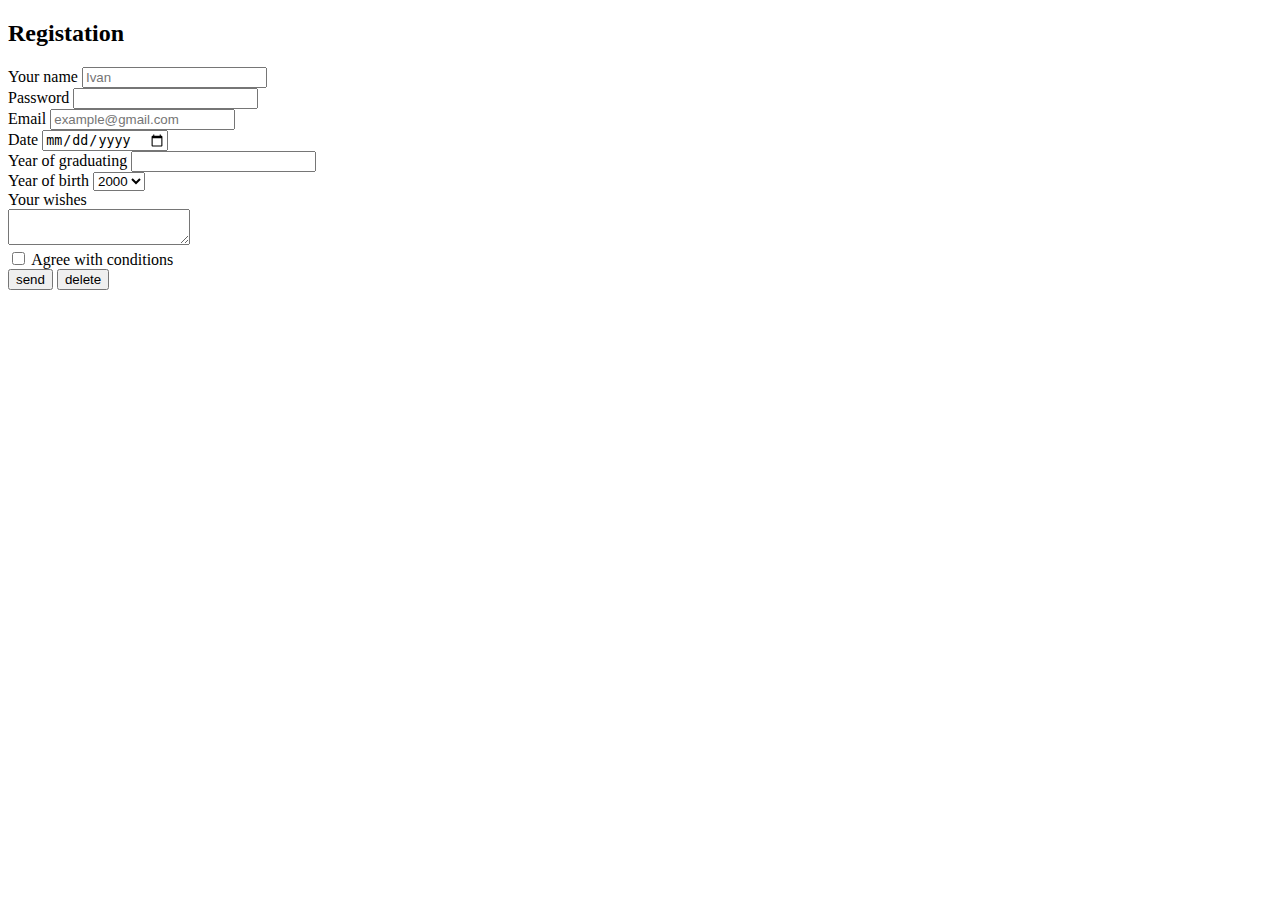
<file: reg.html>
<!DOCTYPE html>
<html lang="en">
<head>
    <meta charset="UTF-8">
    <meta name="viewport" content="width=device-width, initial-scale=1.0">
    <title>Document</title>
</head>
<body>
    <form action="#"></form>
    <h2>Registation</h2>
    Your name <input type="text" placeholder="Ivan"><br>
    Password <input type="password"><br>
    Email <input type="email" placeholder="example@gmail.com"><br>
    Date <input type="date"><br>
    Year of graduating <input type="number"><br>
    Year of birth <select name="" id="">
        <option value="2000">2000</option>
        <option value="2001">2001</option>
    </select><br>
    Your wishes <br>
    <textarea name="" id=""></textarea> <br>
    <input type="checkbox" id="check">
    <label for="check">Agree with conditions</label><br>
    <button type="submit">send</button>
    <button type="reset">delete</button>

</body>
</html>
</file>
<file: style.css>
* {
  margin: 0;
  padding: 0;
}

a {
  text-decoration: none;
}

body {
  font-family: "Montserrat", sans-serif;
}

.center {
  padding-left: calc(50% - 600px);
  padding-right: calc(50% - 600px);
}

.top {
  background-image: url(images/bg.jpeg);
  background-repeat: no-repeat;
  background-position: center;
  background-size: cover;
  height: 735px;
}

.top-catalog {
  background-image: url(images/top-cat.jpeg);
  height: 400px;
}

.header {
  height: 76px;
  display: flex;
  justify-content: space-between;
  align-items: center;
  flex-wrap: wrap;
  border-bottom: 0.5px solid rgba(255, 255, 255, 0.8);
}

.header__logo {
  width: 198px;
  height: 44px;
}

.header__input {
  width: 288px;
  height: 41px;
  left: 470px;
  top: 17.5px;
  box-sizing: border-box;
  border: 1px solid rgb(255, 255, 255);
  border-radius: 20px;
  background-color: transparent;
  outline: none;
  color: rgb(255, 255, 255);
  font-size: 16px;
  font-weight: 400;
  line-height: 20px;
  letter-spacing: 0%;
  text-align: left;
  padding-left: 32px;
  padding-right: 32px;
}

.header__input::-moz-placeholder {
  color: rgb(255, 255, 255);
}

.header__input::placeholder {
  color: rgb(255, 255, 255);
}

.menu {
  font-size: 16px;
  line-height: 20px;
  display: flex;
  gap: 32px;
  text-decoration: none;
}
.menu__mob {
  display: none;
}

.menu__link {
  color: rgb(255, 255, 255);
  font-size: 16px;
  font-weight: 400;
  line-height: 20px;
  letter-spacing: 0%;
  text-align: left;
}

.top__title {
  font-weight: 600;
  font-size: 64px;
  line-height: 70px;
  margin-top: 64px;
  margin-bottom: 16px;
  color: rgb(255, 255, 255);
  letter-spacing: 0%;
  text-align: left;
  max-width: 750px;
}

.title__catalog {
  margin-top: 128px;
}

.top__p {
  font-size: 24px;
  line-height: 32px;
  margin-bottom: 16px;
  color: rgb(255, 255, 255);
  font-weight: 400;
  line-height: 32px;
  letter-spacing: 0%;
  text-align: left;
}

.top__link {
  font-size: 16px;
  line-height: 24px;
  color: rgb(255, 255, 255);
  font-weight: 400;
  letter-spacing: 0%;
  text-align: left;
  text-decoration-line: underline;
}

.for {
  display: grid;
  gap: 32px;
  grid-template-columns: repeat(12, 1fr);
}

.for__item {
  height: 415px;
  grid-column: span 4;
  color: rgb(255, 255, 255);
  font-size: 34px;
  font-weight: 600;
  line-height: 41px;
  letter-spacing: 0%;
  display: flex;
  align-items: center;
  justify-content: center;
  background-repeat: no-repeat;
}

.for__item_big {
  grid-column: span 6;
}

.for__item_1 {
  background-image: url(images/for_1.jpeg);
}

.for__item_2 {
  background-image: url(images/for2.jpeg);
}

.for__item_3 {
  background-image: url(images/for3.jpeg);
}

.for__item_4 {
  background-image: url(images/for4.jpeg);
}

.for__item_5 {
  background-image: url(images/for5.jpeg);
}

.sec {
  padding-top: 64px;
}

.sec__title {
  font-weight: 600;
  font-size: 48px;
  line-height: 59px;
  color: #000000;
  padding-bottom: 32px;
}

.sec__content {
  display: flex;
  flex-wrap: wrap;
  gap: 32px;
}

.product {
  width: 378px;
  display: flex;
  flex-direction: column;
}

.product__img {
  width: 100%;
}

.product__name {
  color: rgb(0, 0, 0);
  font-size: 24px;
  font-weight: 500;
  line-height: 29px;
  letter-spacing: 0%;
  text-align: left;
  padding-top: 10px;
  padding-bottom: 10px;
}

.product__desc {
  color: rgb(136, 136, 136);
  font-weight: 400;
  line-height: 17px;
  letter-spacing: 0%;
  text-align: left;
  font-size: 14px;
  padding-bottom: 7px;
}

.product__price-box {
  display: flex;
  gap: 32px;
}

.price {
  color: rgb(5, 5, 5);
  font-size: 24px;
  font-weight: 500;
  line-height: 29px;
  letter-spacing: 0%;
  text-align: left;
}

.old-price {
  color: rgb(136, 136, 136);
  font-size: 24px;
  font-weight: 500;
  line-height: 29px;
  letter-spacing: 0%;
  text-align: left;
  text-decoration-line: line-through;
}

.seclink {
  padding-top: 20px;
  padding-bottom: 67px;
}

.link {
  color: rgb(0, 0, 0);
  font-size: 16px;
  font-weight: 400;
  line-height: 24px;
  letter-spacing: 0%;
  text-align: left;
  text-decoration-line: underline;
}

.link:hover {
  color: rgb(136, 136, 136);
  text-decoration-line: none;
}

.footer {
  background: rgb(247, 246, 246);
  display: flex;
  align-items: center;
  flex-direction: row;
  flex-wrap: wrap;
  justify-content: space-between;
}
.footer__item-svg:hover path {
  fill: #000;
}

.footer__logo {
  margin-top: 32px;
  margin-bottom: 131px;
}

.footer__content {
  width: 911px;
  display: flex;
  gap: 86px;
  flex-direction: row;
  flex-wrap: wrap;
  align-items: center;
  justify-content: space-between;
}

.footer__info {
  display: flex;
  flex-direction: row;
  flex-wrap: wrap;
  justify-content: center;
  gap: 129px;
  padding-right: 86px;
  padding-left: 118px;
}

.foot {
  display: flex;
  flex-direction: column;
  flex-wrap: wrap;
  justify-content: flex-start;
  gap: 12px;
}

.footer__title {
  font-weight: 500;
  font-size: 24px;
  line-height: 29px;
  color: #000000;
}

.footer__menu {
  font-weight: 500;
  font-size: 14px;
  line-height: 17px;
  text-decoration: none;
  color: #d3d3d3;
}

.footer__menu-ul {
  list-style-type: none;
}

.footer__contacts {
  display: flex;
  flex-direction: column;
  flex-wrap: wrap;
  justify-content: flex-start;
  gap: 12px;
}

.basement {
  color: rgb(136, 136, 136);
  font-size: 14px;
  font-weight: 500;
  line-height: 17px;
  letter-spacing: 0%;
  text-align: left;
}

.footer__items {
  display: flex;
  flex-wrap: wrap;
  gap: 20px;
}

.footer__form-box {
  display: flex;
  flex-direction: column;
  gap: 8px;
}

.footer__p {
  color: rgb(0, 0, 0);
  font-size: 12px;
  font-weight: 400;
  line-height: 15px;
  letter-spacing: 0%;
  text-align: left;
}

.inp2 {
  background: #FFFFFF;
  border: 1px solid #C4C4C4;
  box-sizing: border-box;
  font-weight: normal;
  font-size: 15px;
  line-height: 18px;
  color: #C4C4C4;
  box-sizing: border-box;
  border-radius: 16px;
  width: 260px;
  height: 40px;
  padding-left: 32px;
  padding-right: 32px;
}

.inp2::-moz-placeholder {
  color: rgb(196, 196, 196);
  font-size: 12px;
  font-weight: 400;
  line-height: 15px;
  letter-spacing: 0%;
  text-align: left;
  font-family: Montserrat;
}

.inp2::placeholder {
  color: rgb(196, 196, 196);
  font-size: 12px;
  font-weight: 400;
  line-height: 15px;
  letter-spacing: 0%;
  text-align: left;
  font-family: Montserrat;
}

.footer__link {
  color: rgb(136, 136, 136);
  font-size: 14px;
  font-weight: 500;
  line-height: 17px;
  letter-spacing: 0%;
  text-align: left;
}

.footer__link:hover {
  text-decoration: underline;
}

.footer__link:visited {
  color: rgb(136, 136, 136);
}

.footer__menu-item {
  padding-bottom: 12px;
}

.footer__btn {
  background: rgba(222, 215, 215, 0.41);
  border: 1px solid #FFFFFF;
  box-sizing: border-box;
  border-radius: 20px;
  width: 260px;
  height: 46px;
  font-size: 12px;
  line-height: 18px;
  color: #000000;
  font-family: Montserrat;
  font-weight: 400;
}

.footer__btn:hover {
  background: rgb(0, 0, 0);
  color: rgb(255, 255, 255);
  font-weight: 500;
  transition-duration: 700ms;
}

.main__nav {
  display: flex;
  justify-content: space-between;
  padding-top: 64px;
  padding-bottom: 36px;
}

.main__content {
  display: flex;
  flex-wrap: wrap;
  gap: 32px;
}

.filter-button-wrapper {
  position: relative;
  width: 100%;
  display: flex;
  justify-content: flex-end;
  gap: 10px;
}

.filter-button {
  font-family: Montserrat;
  color: rgb(0, 0, 0);
  font-size: 16px;
  font-weight: 400;
  line-height: 20px;
  letter-spacing: 0%;
  text-align: left;
  width: 182px;
  box-sizing: border-box;
  border: 1px solid rgb(196, 196, 196);
  border-radius: 20px;
  padding-left: 23px;
  padding-top: 10px;
  padding-bottom: 10px;
  background-image: url(images/Polygon.svg);
  background-repeat: no-repeat;
  background-position: right 20px center;
  -webkit-appearance: none;
     -moz-appearance: none;
          appearance: none;
}

.filtering-form {
  position: absolute;
  top: calc(100% + 14px);
  right: 0;
  display: flex;
  flex-direction: column;
  gap: 36px;
  align-items: start;
  background-color: #fff;
  box-shadow: 0px 4px 67px -12px rgba(0, 0, 0, 0.32);
  padding: 40px 48px;
  width: 450px;
  height: 468px;
}
.filtering-form__content-wrapper {
  display: flex;
  flex-direction: column;
  flex-wrap: wrap;
  gap: 32px 65px;
  max-height: 445px;
  max-width: 541px;
}
.filtering-form__legend {
  color: rgb(5, 5, 5);
  font-size: 16px;
  font-weight: 500;
  line-height: 20px;
  letter-spacing: 0%;
  text-align: left;
  margin-bottom: 14px;
}
.filtering-form__fieldset {
  display: flex;
  flex-direction: column;
  gap: 16px;
  padding: 0;
  border: none;
}
.filtering-form__fieldset--type {
  padding-right: 40px;
}
.filtering-form__btn {
  align-self: flex-end;
  position: relative;
  height: 40px;
  display: flex;
  flex-direction: row;
  justify-content: center;
  align-items: center;
  gap: 10;
  padding: 10px 76px 10px 76px;
  box-sizing: border-box;
  border: 1px solid rgb(4, 4, 4);
  border-radius: 20px;
  color: rgb(0, 0, 0);
  font-family: Montserrat;
  font-size: 16px;
  font-weight: 400;
  line-height: 20px;
  letter-spacing: 0px;
  text-align: center;
  max-width: 190px;
  width: 100%;
  cursor: pointer;
}

.radio {
  display: flex;
  gap: 10 px;
  align-items: center;
}
.radio__input {
  display: none;
}
.radio__label {
  display: flex;
  align-items: center;
  cursor: pointer;
  position: relative;
  padding-left: 30px;
  font-size: 14px;
}
.radio__label::before {
  content: "";
  width: 14px;
  height: 14px;
  border: 1px solid #888888;
  border-radius: 50%;
  position: absolute;
  left: 0;
  background-color: #fff;
}
.radio__input:checked + .radio__label::before {
  border-color: #000;
  background-image: url(images/g.svg);
  background-repeat: no-repeat;
  background-position: center;
}

.range {
  display: flex;
  flex-direction: column;
  gap: 14px;
}
.range__input {
  width: 190px;
  height: 10px;
  overflow: hidden;
  outline: none;
}
.range__input, .range__input::-webkit-slider-runnable-track, .range__input::-webkit-slider-thumb {
  -webkit-appearance: none;
  background: none;
}
.range__input::-webkit-slider-runnable-track {
  width: 200px;
  height: 1px;
  background: #000;
}
.range__input:nth-child(2)::-webkit-slider-runnable-track {
  background: none;
}
.range__input::-webkit-slider-thumb {
  position: relative;
  height: 8px;
  width: 8px;
  margin-top: -4px;
  background: #000;
  border: 1px solid #000;
  border-radius: 25px;
  cursor: pointer;
  z-index: 1;
}
.range__input::-webkit-slider-thumb:active {
  cursor: grabbing;
}
.range__input:nth-child(1)::-webkit-slider-thumb {
  z-index: 2;
}
.range__slider {
  font-size: sans-serif;
  font-size: 14px;
  position: relative;
  height: 20px;
  width: 210px;
  display: inline-block;
  margin-top: -5px;
}
.range__slider input {
  position: absolute;
}
.range__label {
  font-size: 14px;
}

.checkbox {
  display: flex;
  align-items: center;
  gap: 10px;
}
.checkbox__input {
  display: none;
}
.checkbox__label {
  display: flex;
  align-items: center;
  cursor: pointer;
  position: relative;
  padding-left: 30px;
  font-size: 14px;
}
.checkbox__label::before {
  content: "";
  display: inline-block;
  width: 14px;
  height: 14px;
  border: 1px solid #888888;
  position: absolute;
  left: 0;
  background-color: #fff;
}
.checkbox__input:checked + .checkbox__label::before {
  background-image: url(images/g.svg);
  background-repeat: no-repeat;
  background-position: center;
  border-color: #000;
}
.checkbox__label--white::before {
  background-color: #fff;
  border-color: #808080;
}
.checkbox__label--black::before {
  background-color: #000;
  border-color: #000;
}
.checkbox__label--gray::before {
  background-color: rgb(115, 115, 115);
  border-color: rgb(115, 115, 115);
}
.checkbox__label--red::before {
  background-color: rgb(255, 0, 0);
  border-color: rgb(255, 0, 0);
}
.checkbox__label--orange::before {
  background-color: rgb(255, 122, 65);
  border-color: rgb(255, 122, 65);
}
.checkbox__label--yellow::before {
  background-color: rgb(242, 203, 1);
  border-color: rgb(242, 203, 1);
}
.checkbox__label--green::before {
  background-color: rgb(0, 191, 42);
  border-color: rgb(0, 191, 42);
}
.checkbox__label--darkgreen::before {
  background-color: rgb(28, 204, 151);
  border-color: rgb(28, 204, 151);
}
.checkbox__label--lightblue::before {
  background-color: rgb(0, 159, 227);
  border-color: rgb(0, 159, 227);
}
.checkbox__label--blue::before {
  background-color: rgb(0, 10, 248);
  border-color: rgb(0, 10, 248);
}
.checkbox__label--darkpurple::before {
  background-color: rgb(103, 16, 214);
  border-color: rgb(103, 16, 214);
}
.checkbox__label--purple::before {
  background-color: rgb(157, 13, 181);
  border-color: rgb(157, 13, 181);
}
.checkbox__label--lilac::before {
  background-color: rgb(216, 154, 255);
  border-color: rgb(216, 154, 255);
}
.checkbox__label--pink::before {
  background-color: rgb(255, 101, 166);
  border-color: rgb(255, 101, 166);
}
.checkbox__input:checked + .checkbox__label--black::before, .checkbox__input:checked + .checkbox__label--blue::before, .checkbox__input:checked + .checkbox__label--purple::before {
  background-image: url(images/g-white.svg);
}

.color-options {
  display: flex;
  flex-wrap: wrap;
  max-width: 190px;
  gap: 14px;
}
.color-options__checkbox {
  width: 15px;
  height: 15px;
}

.filtr {
  display: flex;
  gap: 10px;
}

.filtr__text {
  font-family: Montserrat;
  color: rgb(0, 0, 0);
  font-size: 16px;
  font-weight: 400;
  line-height: 20px;
  letter-spacing: 0%;
  text-align: left;
  width: 182px;
  box-sizing: border-box;
  border: 1px solid rgb(196, 196, 196);
  border-radius: 20px;
  padding-left: 23px;
  padding-top: 10px;
  padding-bottom: 10px;
  background-image: url(images/Polygon.svg);
  background-repeat: no-repeat;
  background-position: right 20px center;
  -webkit-appearance: none;
     -moz-appearance: none;
          appearance: none;
}

.filtr__text2 {
  width: 227px;
}

.links__text {
  color: rgb(0, 0, 0);
  font-size: 16px;
  font-weight: 400;
  line-height: 32px;
  letter-spacing: 0%;
  text-align: left;
}

.container {
  display: flex;
  justify-content: flex-end;
  gap: 10px;
}

.button {
  background-color: #fff;
}

.button:hover {
  background: rgb(0, 0, 0);
  color: rgb(255, 255, 255);
  font-weight: 500;
  transition-duration: 700ms;
}

.links {
  display: flex;
  gap: 10px;
}

.menu-mob {
  display: none;
}

summary {
  display: block;
}

summary::-webkit-details-marker {
  display: none;
}

.top-cart {
  height: 400px;
  background-image: url(images/cart.jpeg);
  background-size: cover;
  background-position: center;
  background-repeat: no-repeat;
}

.top-cart__heading {
  color: rgb(255, 255, 255);
  font-size: 64px;
  font-weight: 600;
  line-height: 70px;
  letter-spacing: 0%;
  text-align: left;
  margin-top: 127px;
}

.name-box__item {
  padding-right: 27px;
}

.cart {
  display: grid;
  grid-template-columns: repeat(12, 1fr);
  gap: 32px;
  margin-top: 64px;
}
.cart__form {
  border-radius: 20px;
  background: rgb(247, 246, 246);
  min-height: 556px;
  grid-column: span 4;
}
.cart__content {
  grid-column: span 8;
}
.cart__name-box {
  display: flex;
  justify-content: space-between;
  padding-bottom: 14px;
}
.cart__item {
  padding-top: 25px;
  padding-bottom: 32px;
  border-top: 0.5px solid rgb(202, 205, 216);
  display: flex;
  justify-content: space-between;
  align-items: flex-start;
}
.cart__info {
  width: 226px;
  display: flex;
  flex-direction: column;
  justify-content: space-between;
}
.cart__left {
  display: flex;
  gap: 32px;
}
.cart__product-name {
  color: rgb(0, 0, 0);
  font-size: 24px;
  font-weight: 500;
  line-height: 29px;
  letter-spacing: 0px;
  text-align: left;
}
.cart__p {
  color: rgb(136, 136, 136);
  font-size: 14px;
  font-weight: 400;
  line-height: 17px;
  letter-spacing: 0%;
  text-align: left;
}
.cart__product-price {
  color: rgb(5, 5, 5);
  font-size: 16px;
  font-weight: 500;
  line-height: 20px;
  letter-spacing: 0%;
}
.cart__product-links {
  color: rgb(0, 0, 0);
  font-size: 14px;
  font-weight: 400;
  line-height: 210%;
  letter-spacing: 0px;
  text-align: center;
  text-decoration-line: underline;
  font-family: Montserrat;
}
.cart__item-links {
  display: flex;
  gap: 30px;
}
.cart__form {
  display: flex;
  flex-direction: column;
  align-items: center;
}
.cart__inp {
  border-radius: 6px;
  background: rgb(247, 246, 246);
  color: rgb(0, 0, 0);
  font-size: 14px;
  font-weight: 600;
  line-height: 210%;
  letter-spacing: 0px;
  text-align: center;
  font-family: Poppins;
  width: 71px;
  height: 51px;
  border: none;
}
.cart__form-input {
  display: flex;
  flex-direction: column;
  gap: 42px;
  padding-top: 35px;
}
.cart__input-title {
  color: rgb(0, 0, 0);
  font-weight: 700;
  line-height: 29px;
  letter-spacing: 0px;
  text-align: center;
  font-size: 24px;
  padding-top: 42px;
}
.cart__input {
  border-bottom: 1px solid rgb(202, 205, 216);
  border-top: none;
  border-left: none;
  border-right: none;
  width: 288px;
  color: rgb(0, 0, 0);
  font-size: 14px;
  font-weight: 400;
  line-height: 17px;
  letter-spacing: 0px;
  text-align: start;
  background-color: rgb(247, 246, 246);
}
.cart__input::-moz-placeholder {
  color: rgb(0, 0, 0);
  font-size: 14px;
  font-weight: 400;
  line-height: 17px;
  letter-spacing: 0px;
  text-align: start;
  color: rgb(0, 0, 0);
  font-family: Montserrat;
}
.cart__input::placeholder {
  color: rgb(0, 0, 0);
  font-size: 14px;
  font-weight: 400;
  line-height: 17px;
  letter-spacing: 0px;
  text-align: start;
  color: rgb(0, 0, 0);
  font-family: Montserrat;
}
.cart__input:focus {
  outline: none;
}
.cart__form-text {
  color: rgb(0, 0, 0);
  font-size: 24px;
  font-weight: 500;
  line-height: 29px;
  letter-spacing: 0px;
  text-align: center;
  margin-top: 64px;
}
.cart__form-btn {
  box-sizing: border-box;
  border: 1px solid rgb(4, 4, 4);
  border-radius: 20px;
  color: rgb(0, 0, 0);
  font-size: 16px;
  font-weight: 400;
  line-height: 20px;
  letter-spacing: 0px;
  text-align: center;
  margin-top: 18px;
  width: 290px;
  height: 41px;
  font-family: Montserrat;
}
.cart__form-btn:hover {
  background: rgb(0, 0, 0);
  font-weight: 500;
  transition-duration: 700ms;
  color: rgb(255, 255, 255);
}
.cart__btn-box {
  display: flex;
  flex-direction: row;
  gap: 7px;
  padding-top: 18px;
}
.cart__btn {
  color: rgb(2, 2, 2);
  font-size: 14px;
  font-weight: 400;
  line-height: 17px;
  letter-spacing: 0px;
  text-align: center;
  box-sizing: border-box;
  border: 1px solid rgb(0, 0, 0);
  border-radius: 50px;
  width: 200px;
  height: 37px;
  font-family: Montserrat;
  background-color: #fff;
}
.cart__btn:hover {
  background: rgb(0, 0, 0);
  color: rgb(255, 255, 255);
  transition-duration: 700ms;
}

.catalog-link {
  padding-top: 33px;
  padding-bottom: 65px;
}
.catalog-link__text {
  color: rgb(0, 0, 0);
  font-size: 16px;
  font-weight: 400;
  line-height: 24px;
  letter-spacing: 0%;
  text-align: left;
  text-decoration-line: underline;
  font-family: Montserrat;
}
.catalog-link__text:hover {
  color: rgb(136, 136, 136);
  text-decoration-line: none;
}

@media (max-width: 1024px) {
  .menu-mob {
    display: none;
  }
  .center {
    padding-left: 20px;
    padding-right: 20px;
  }
  .for__item {
    height: 268px;
  }
  .sec__content {
    display: grid;
    grid-template-columns: repeat(8, 1fr);
    gap: 30px;
  }
  .sec__title {
    min-width: 729px;
  }
  .footer {
    padding-top: 32px;
    padding-bottom: 58px;
  }
  .footer__logo {
    display: none;
  }
  .footer__info {
    padding-left: 0;
    padding-right: 0;
  }
  .main__content {
    gap: 29px;
  }
  .seclink {
    padding-top: 31px;
    padding-bottom: 65px;
    grid-column: span 2;
  }
  .cart {
    grid-template-columns: repeat(8, 1fr);
    gap: 64px;
  }
  .filtering-form {
    left: -124px;
    width: 450px;
  }
  .black-btn {
    color: rgb(255, 255, 255);
    background: rgb(0, 0, 0);
  }
  .product {
    grid-column: span 4;
    width: 349px;
  }
}
@media (max-width: 767px) {
  .center {
    padding-left: 16px;
    padding-right: 16px;
  }
  .product {
    width: 100%;
  }
  .header {
    padding-top: 32px;
    border: none;
  }
  .header__input {
    display: none;
  }
  .header__logo {
    width: 99px;
  }
  .menu {
    display: none;
  }
  .menu-mob {
    display: flex;
    gap: 32px;
    align-items: center;
    flex-direction: row;
  }
  .top__title {
    font-size: 48px;
    line-height: 59px;
    text-align: center;
  }
  .top__p {
    font-size: 16px;
    text-align: center;
  }
  .top__link {
    display: block;
    font-size: 14px;
    text-align: center;
  }
  .sec {
    padding-top: 32px;
  }
  .sec__title {
    font-size: 24px;
    line-height: 29px;
    letter-spacing: 0%;
    text-align: left;
  }
  .sec__content {
    display: flex;
    gap: 32px;
  }
  .for {
    display: grid;
    grid-template-columns: repeat(4, 1fr);
    gap: 16px;
  }
  .for__item {
    height: 375px;
    font-size: 28px;
    line-height: 34px;
    grid-column: span 4;
  }
  .for__item_big {
    grid-column: span 4;
    height: 244px;
  }
  .for__item_3 {
    grid-column: span 4;
  }
  .sec__content {
    row-gap: 32px;
  }
  .seclink {
    padding-top: 32px;
    padding-bottom: 32px;
  }
  .footer__info {
    gap: 100px;
  }
  .footer__content {
    gap: 70px;
  }
  .footer__form {
    padding-left: 40px;
  }
  .product__name {
    font-size: 18px;
    line-height: 22px;
  }
  .price {
    font-size: 18px;
    line-height: 22px;
  }
  .old-price {
    font-size: 18px;
    line-height: 22px;
  }
  .title__catalog {
    margin-top: 82px;
  }
  .main__nav {
    flex-direction: column;
    padding-top: 32px;
    padding-bottom: 32px;
  }
  .main__content {
    width: 100%;
  }
  .links__text {
    font-size: 14px;
  }
  .container {
    flex-direction: column;
    padding-left: 0;
    padding-top: 14px;
  }
  .container__details {
    order: 2;
  }
  .filtr {
    order: 1;
    width: 203px;
  }
  .filtr__text2 {
    font-size: 14px;
    line-height: 17px;
  }
  .filter-button {
    font-size: 14px;
    line-height: 17px;
    font-weight: 500;
    width: 164px;
  }
  .filtering-form {
    left: 0;
    height: 910px;
    flex-direction: row;
    max-width: 206px;
  }
  .filtering-form__content-wrapper {
    flex-direction: row;
    gap: 32px;
  }
  .filtering-form__btn {
    position: absolute;
    bottom: 40px;
  }
  .filter-button-wrapper {
    width: 287px;
  }
  .top-cart__heading {
    font-size: 48px;
    line-height: 59px;
    text-align: center;
    margin-top: 82px;
  }
  .cart {
    grid-template-columns: repeat(4, 1fr);
  }
  .cart__content {
    grid-column: span 4;
  }
  .cart__name-box {
    display: none;
  }
  .cart__img {
    display: none;
  }
  .cart__product-name {
    font-size: 18px;
    line-height: 22px;
    padding-bottom: 8px;
  }
  .cart__p {
    font-size: 12px;
    line-height: 15px;
    padding-bottom: 15px;
  }
  .cart__product-price {
    font-size: 12px;
    line-height: 15px;
    padding-bottom: 15px;
  }
  .cart__btn {
    font-size: 12px;
    line-height: 15px;
  }
  .black-btn {
    color: rgb(255, 255, 255);
    background: rgb(0, 0, 0);
  }
  .cart-sec {
    padding-top: 48px;
  }
}/*# sourceMappingURL=style.css.map */
</file>
